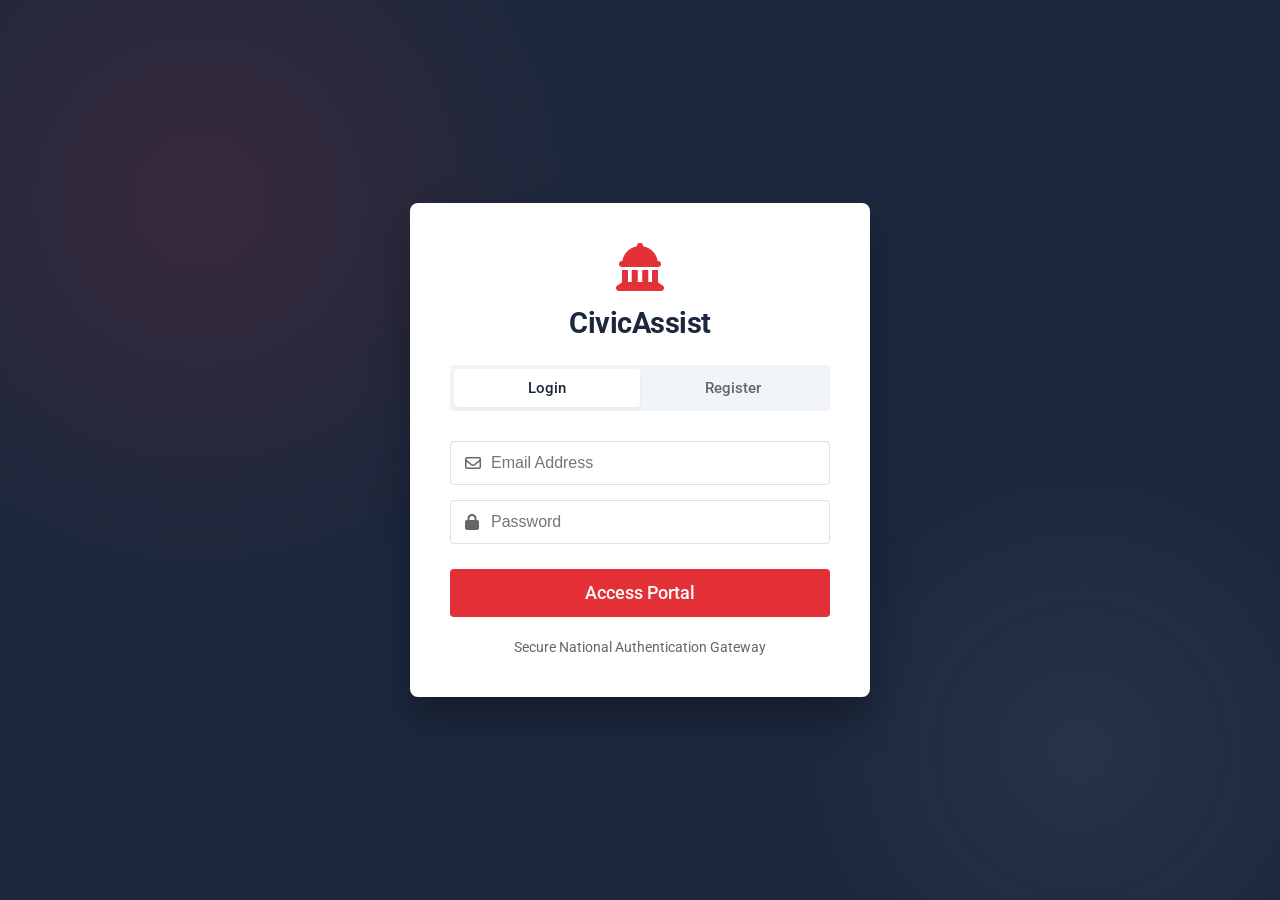
<file: index.html>
<!DOCTYPE html>
<html lang="en">
<head>
    <meta charset="UTF-8">
    <meta name="viewport" content="width=device-width, initial-scale=1.0">
    <title>CivicAssist | National AI Portal</title>
    <!-- Modern Typography fitting the official look -->
    <link href="https://fonts.googleapis.com/css2?family=Roboto:wght@300;400;500;700&display=swap" rel="stylesheet">
    <link rel="stylesheet" href="css/styles.css">
    <!-- Font Awesome for icons -->
    <link rel="stylesheet" href="https://cdnjs.cloudflare.com/ajax/libs/font-awesome/6.4.0/css/all.min.css">
</head>
<body>
    <!-- Top Bar (Accessibility & Links) -->
    <div class="top-bar">
        <div class="container top-bar-inner">
            <div class="tb-left" style="display: flex; align-items: center; gap: 15px;">
                <a href="#main-content">Skip to main content</a>
                
                <!-- User Profile Dropdown -->
                <div class="user-profile-dropdown" style="position: relative;">
                    <button class="btn-outline" onclick="toggleUserProfile()" style="padding: 2px 8px; font-size: 0.8rem; display: flex; align-items: center; gap: 5px; border-color: rgba(255,255,255,0.3); color: white; background: transparent; cursor: pointer; border-radius: 4px;">
                        <i class="fa-solid fa-user-circle"></i> User Details <i class="fa-solid fa-chevron-down" style="font-size: 0.6rem;"></i>
                    </button>
                    <!-- Dropdown Menu -->
                    <div id="user-profile-menu" class="glass-panel" style="display: none; position: absolute; top: calc(100% + 5px); left: 0; padding: 15px; min-width: 250px; z-index: 1000; border-radius: 8px; color: var(--text-dark); text-align: left; box-shadow: 0 10px 25px rgba(0,0,0,0.5); background: white;">
                        <h4 style="margin: 0 0 10px 0; color: var(--primary-red); border-bottom: 2px solid #eee; padding-bottom: 8px; font-size: 1rem;"><i class="fa-solid fa-id-badge"></i> CivicAssist Profile</h4>
                        <div style="font-size: 0.9rem; line-height: 1.6;">
                            <p style="margin: 5px 0;"><strong>Name:</strong> <span id="profile-name"></span></p>
                            <p style="margin: 5px 0;"><strong>Email:</strong> <span id="profile-email"></span></p>
                            <p style="margin: 5px 0;"><strong>Mobile:</strong> <span id="profile-phone"></span></p>
                        </div>
                    </div>
                </div>
            </div>
            <div class="tb-right">
                <a href="#" title="Calendar"><i class="fa-regular fa-calendar-days"></i></a>
                <a href="#" title="Accessibility"><i class="fa-solid fa-universal-access"></i></a>
                <a href="#" title="Language"><i class="fa-solid fa-language"></i></a>
                <a href="#" onclick="logoutUser(); return false;" title="Logout" style="margin-left: 10px; color: #ffcccc;"><i class="fa-solid fa-right-from-bracket"></i> Logout</a>
                <div class="flag-icon"></div>
            </div>
        </div>
    </div>

    <!-- Hero Section with Dark Blue Background -->
    <header class="hero">
        <div class="hero-overlay"></div>
        <div class="container hero-content">
            
            <div class="hero-emblem">
                <i class="fa-solid fa-landmark-dome"></i>
            </div>
            
            <div class="hero-titles">
                <div class="hero-logo-line">
                    <h1>civicassist.gov.in</h1>
                    <span class="beta-tag">BETA</span>
                </div>
                <h2>National AI Guide for Citizens</h2>
                <p>Where Government Documentation and AI Convergence</p>
            </div>

            <div class="search-container">
                <div class="search-box">
                    <i class="fa-solid fa-magnifying-glass text-muted"></i>
                    <input type="text" id="ai-search-input" placeholder="Search for PF withdrawal, Passport status, Tax queries..." autocomplete="off">
                    
                    <!-- Hidden file input for Notice Upload -->
                    <input type="file" id="notice-upload-input" style="display: none;" accept=".pdf,.png,.jpg,.jpeg,.txt" onchange="handleNoticeUpload(this)">
                    
                    <button class="notice-upload-btn" onclick="triggerNoticeUpload()" title="Upload Tax/Govt Notice" style="background: var(--accent-purple, #6f42c1); color: white; border-radius: 50%; width: 40px; height: 40px; min-width: 40px; display: flex; align-items: center; justify-content: center; margin: 0 10px; cursor: pointer; border: none; z-index: 5;">
                        <i class="fa-solid fa-file-upload"></i>
                    </button>

                    <div class="category-dropdown">
                        All Categories <i class="fa-solid fa-chevron-down"></i>
                    </div>
                    <button class="btn-search" onclick="handleSearch()">Get Guidance</button>
                </div>
            </div>

            <div class="trending-searches">
                <span class="trending-label">Trending Searches :</span>
                <button class="chip" onclick="executeQuickQuery('Link Aadhaar to UAN')">Link Aadhaar to UAN</button>
                <button class="chip" onclick="executeQuickQuery('Passport Delay')">Passport Delay</button>
                <button class="chip" onclick="executeQuickQuery('Upload PF Rejection Notice')">Upload PF Rejection Notice</button>
            </div>
        </div>
    </header>

    <!-- Services Section (Red block on left, Services on right) -->
    <section class="services-section" id="main-content">
        <div class="container services-wrapper">
            
            <!-- Red Block -->
            <div class="services-red-block">
                <h2>CivicAssist Services</h2>
                <div class="stats-grid">
                    <div class="stat-item">
                        <i class="fa-solid fa-robot"></i>
                        <span class="stat-number">24/7</span>
                        <span class="stat-label">AI GUIDANCE</span>
                    </div>
                    <div class="stat-item">
                        <i class="fa-solid fa-file-invoice"></i>
                        <span class="stat-number">Fast</span>
                        <span class="stat-label">OCR SCANNING</span>
                    </div>
                    <div class="stat-item">
                        <i class="fa-solid fa-shoe-prints"></i>
                        <span class="stat-number">Clear</span>
                        <span class="stat-label">NEXT STEPS</span>
                    </div>
                    <div class="stat-item">
                        <i class="fa-solid fa-list-check"></i>
                        <span class="stat-number">3</span>
                        <span class="stat-label">CORE SECTORS</span>
                    </div>
                </div>
                <div class="red-block-footer">
                    <span>Avail AI Guidance & Save time</span>
                    <button class="btn-view-all">View All</button>
                </div>
            </div>

            <!-- Service Cards -->
            <div class="services-carousel">
                <!-- EPFO Card -->
                <div class="service-card" onclick="openServiceModal('EPFO')">
                    <div class="service-img epfo-bg">
                        <i class="fa-solid fa-piggy-bank"></i>
                    </div>
                    <div class="service-content">
                        <h3>EPFO Services</h3>
                        <p>PF withdrawal, UAN activation, Claims, Pensions...</p>
                    </div>
                </div>

                <!-- Passport Card -->
                <div class="service-card" onclick="openServiceModal('Passport')">
                    <div class="service-img passport-bg">
                        <i class="fa-solid fa-passport"></i>
                    </div>
                    <div class="service-content">
                        <h3>Passport Seva</h3>
                        <p>New applications, renewals, tatkaal, and delay resolution...</p>
                    </div>
                </div>

                <!-- Income Tax Card -->
                <div class="service-card" onclick="openServiceModal('Income Tax')">
                    <div class="service-img tax-bg">
                        <i class="fa-solid fa-file-invoice-dollar"></i>
                    </div>
                    <div class="service-content">
                        <h3>Income Tax</h3>
                        <p>Notice explanations, basic filing guidance, and refunds...</p>
                    </div>
                </div>
            </div>
            
        </div>
    </section>

    <!-- Features section moved to JS template -->

    <!-- Simulated Output / Response Modal Overlay -->
    <div id="ai-response-modal" class="modal-overlay">
        <div class="modal-content">
            <button class="close-modal" onclick="closeModal()"><i class="fa-solid fa-xmark"></i></button>
            <div class="modal-header">
                <h3><i class="fa-solid fa-robot" style="color: var(--primary-red);"></i> AI Guidance Response</h3>
            </div>
            <div id="ai-response-body" class="modal-body">
                <!-- Content gets injected via JS -->
            </div>
            <div class="modal-actions">
                <button class="btn-outline" onclick="closeModal()">Close</button>
                <button class="btn-primary">Take Action</button>
            </div>
        </div>
    </div>

    <!-- Minimal Footer to match style -->
    <div class="bottom-branding">
        <div class="container text-center">
            <p>CivicAssist Hackathon Project - Inspired by india.gov.in</p>
        </div>
    </div>

    <!-- Hidden Template for EPFO Modal Grid -->
    <template id="epfo-features-template">
        <div class="custom-modal-grid">
            <h3 style="margin-bottom: 20px; color: var(--primary-red); border-bottom: 2px solid var(--border-color); padding-bottom: 10px;">EPFO Section Details</h3>
            <div class="categories-grid" style="grid-template-columns: repeat(2, 1fr);">
                <!-- Feature 1 -->
                <div class="category-card" onclick="executeQuickQuery('How to withdraw PF?')">
                    <div class="cat-icon-box"><i class="fa-solid fa-clipboard-question"></i></div>
                    <div class="cat-content"><h4>General Queries (AI Chat)</h4><p>Ask questions like "How to withdraw PF?" or "How to activate UAN?" in simple terms.</p></div>
                </div>

                <!-- Feature 2 -->
                <div class="category-card" onclick="executeQuickQuery('Help me fill out my PF form')">
                    <div class="cat-icon-box" style="background-color:#ffd700; color:#333;"><i class="fa-solid fa-wand-magic-sparkles"></i></div>
                    <div class="cat-content"><h4>Smart Form Filling</h4><p>AI helps you format data correctly to reduce rejections caused by incorrect form formats.</p></div>
                </div>

                <!-- Feature 3 -->
                <div class="category-card" onclick="openPFWithdrawalModes()">
                    <div class="cat-icon-box"><i class="fa-solid fa-money-bill-transfer"></i></div>
                    <div class="cat-content"><h4>PF Withdrawal</h4><p>Step-by-step guidance, required forms (Form 19/31), and eligibility explanations.</p></div>
                </div>

                <!-- Feature 4 -->
                <div class="category-card" onclick="executeQuickQuery('How to transfer PF to new job?')">
                    <div class="cat-icon-box"><i class="fa-solid fa-random"></i></div>
                    <div class="cat-content"><h4>PF Transfer</h4><p>Learn the process, required steps, and track your transfer requests when changing jobs.</p></div>
                </div>
                
                <!-- Feature 5 -->
                <div class="category-card" onclick="executeQuickQuery('What does Pending employer approval mean?')">
                    <div class="cat-icon-box"><i class="fa-solid fa-comment-dots"></i></div>
                    <div class="cat-content"><h4>Claim Status Explanation</h4><p>Our AI explains confusing claim status messages like "Claim settled" or "Rejected".</p></div>
                </div>

                <!-- Feature 6 -->
                <div class="category-card" onclick="executeQuickQuery('Upload PF Rejection Notice')">
                    <div class="cat-icon-box"><i class="fa-solid fa-magnifying-glass-chart"></i></div>
                    <div class="cat-content"><h4>Claim Rejection Analysis</h4><p>Upload a PF rejection message. Our OCR AI explains the main issue and suggests next steps.</p></div>
                </div>

                <!-- Feature 7 -->
                <div class="category-card" onclick="executeQuickQuery('How to link Aadhaar to UAN')">
                    <div class="cat-icon-box"><i class="fa-solid fa-id-card"></i></div>
                    <div class="cat-content"><h4>UAN & KYC Help</h4><p>Get help with UAN activation, Aadhaar linking, PAN linking, and Bank KYC updates.</p></div>
                </div>

                <!-- Feature 8 -->
                <div class="category-card" onclick="executeQuickQuery('How to check PF balance')">
                    <div class="cat-icon-box"><i class="fa-solid fa-book"></i></div>
                    <div class="cat-content"><h4>PF Balance & Passbook Help</h4><p>Learn how to check your PF balance, download passbooks, and what entries mean.</p></div>
                </div>

                <!-- Feature 9 -->
                <div class="category-card" onclick="executeQuickQuery('Employer is not depositing PF')">
                    <div class="cat-icon-box"><i class="fa-solid fa-building-user"></i></div>
                    <div class="cat-content"><h4>Employer Issues</h4><p>Guidance for employer not depositing PF, incorrect contributions, or related issues.</p></div>
                </div>

                <!-- Feature 10 -->
                <div class="category-card" onclick="executeQuickQuery('What is EPS pension eligibility?')">
                    <div class="cat-icon-box"><i class="fa-solid fa-hand-holding-dollar"></i></div>
                    <div class="cat-content"><h4>Pension Information</h4><p>Learn about pension eligibility, EPS withdrawal, and the pension claim process.</p></div>
                </div>

                <!-- Feature 11 -->
                <div class="category-card" onclick="executeQuickQuery('Passport Delay')">
                    <div class="cat-icon-box"><i class="fa-solid fa-stopwatch"></i></div>
                    <div class="cat-content"><h4>Delay Detection</h4><p>Input your timeline to see if your application is stuck, and learn how to raise grievances.</p></div>
                </div>

                <!-- Feature 12 -->
                <div class="category-card" onclick="executeQuickQuery('Generate a grievance letter for PF claim rejection')">
                    <div class="cat-icon-box" style="background-color:#dc3545;"><i class="fa-solid fa-file-signature"></i></div>
                    <div class="cat-content"><h4>Grievance Generator</h4><p>Explain your issue and our AI generates a proper complaint letter for the grievance portal.</p></div>
                </div>
            </div>
        </div>
    </template>
    
    <!-- PF Withdrawal Mode Selection Template -->
    <template id="pf-withdrawal-modes-template">
        <div class="pf-modes-container" style="padding: 10px;">
            <h3 style="margin-bottom: 20px; color: var(--primary-red); border-bottom: 2px solid var(--border-color); padding-bottom: 10px;">
                <i class="fa-solid fa-money-bill-transfer"></i> PF Withdrawal Options
            </h3>
            <p style="margin-bottom: 25px; color: var(--text-muted);">Choose how you would like to proceed with your PF withdrawal claim.</p>
            
            <div style="display: grid; grid-template-columns: 1fr 1fr; gap: 20px;">
                <!-- Option 1: Verification -->
                <div class="category-card" onclick="renderPFVerificationView()" style="flex-direction: column; text-align: center; align-items: center; padding: 30px; border: 2px solid #e0e0e0; transition: all 0.3s; height: 100%;">
                    <div class="cat-icon-box" style="margin-bottom: 15px; width: 70px; height: 70px; font-size: 2.22rem; background: #00b074;">
                        <i class="fa-solid fa-user-check"></i>
                    </div>
                    <h4>Verify My Details</h4>
                    <p style="font-size: 0.85rem; margin-top: 10px;">Check if your EPFO data matches your Aadhaar/PAN to avoid rejections.</p>
                    <button class="btn-primary" style="margin-top: 20px; width: 100%; pointer-events: none;">Start Verification</button>
                </div>

                <!-- Option 2: Guidance -->
                <div class="category-card" onclick="renderPFGuidanceView()" style="flex-direction: column; text-align: center; align-items: center; padding: 30px; border: 2px solid #e0e0e0; transition: all 0.3s; height: 100%;">
                    <div class="cat-icon-box" style="margin-bottom: 15px; width: 70px; height: 70px; font-size: 2.22rem; background: var(--accent-purple);">
                        <i class="fa-solid fa-map-location-dot"></i>
                    </div>
                    <h4>Guidance Mode</h4>
                    <p style="font-size: 0.85rem; margin-top: 10px;">New to PF withdrawal? Get a step-by-step roadmap and personalized tips.</p>
                    <button class="btn-primary" style="margin-top: 20px; width: 100%; background: var(--accent-purple); pointer-events: none;">Get Roadmap</button>
                </div>
            </div>
        </div>
    </template>

    <!-- PF Verification View Template -->
    <template id="pf-verification-template">
        <div class="verification-view" style="padding: 10px;">
             <h3 style="margin-bottom: 20px; color: var(--primary-red); border-bottom: 2px solid var(--border-color); padding-bottom: 10px;">
                <i class="fa-solid fa-user-check"></i> Claim Verification
            </h3>
            <div class="glass-panel" style="padding: 20px; border-radius: 8px; border: 1px solid var(--border-color); background: #f8f9fa;">
                <p style="margin-bottom: 20px;">Upload a screenshot of your <strong>EPFO Member Passbook</strong> (profile page) to verify your name and DOB against your govt documents.</p>
                
                <div id="passbook-drop-zone" style="border: 2px dashed var(--border-color); padding: 40px; text-align: center; border-radius: 8px; cursor: pointer; transition: all 0.2s;" onclick="document.getElementById('passbook-file-input').click()">
                    <i class="fa-solid fa-cloud-arrow-up" style="font-size: 3rem; color: var(--text-muted); margin-bottom: 15px;"></i>
                    <h4>Click or Drag Passbook Screenshot</h4>
                    <p style="color: var(--text-muted); font-size: 0.9rem;">Supports PNG, JPG (Max 5MB)</p>
                    <input type="file" id="passbook-file-input" style="display: none;" accept="image/*" onchange="handlePassbookUpload(this)">
                </div>
            </div>
            
            <div id="verification-result-container" style="margin-top: 25px;">
                <!-- Result will be injected here -->
            </div>
        </div>
    </template>
        <div class="container text-center">
            <p>CivicAssist Hackathon Project - Inspired by india.gov.in</p>
        </div>
    </div>

    <script src="js/app.js"></script>
</body>
</html>
</file>
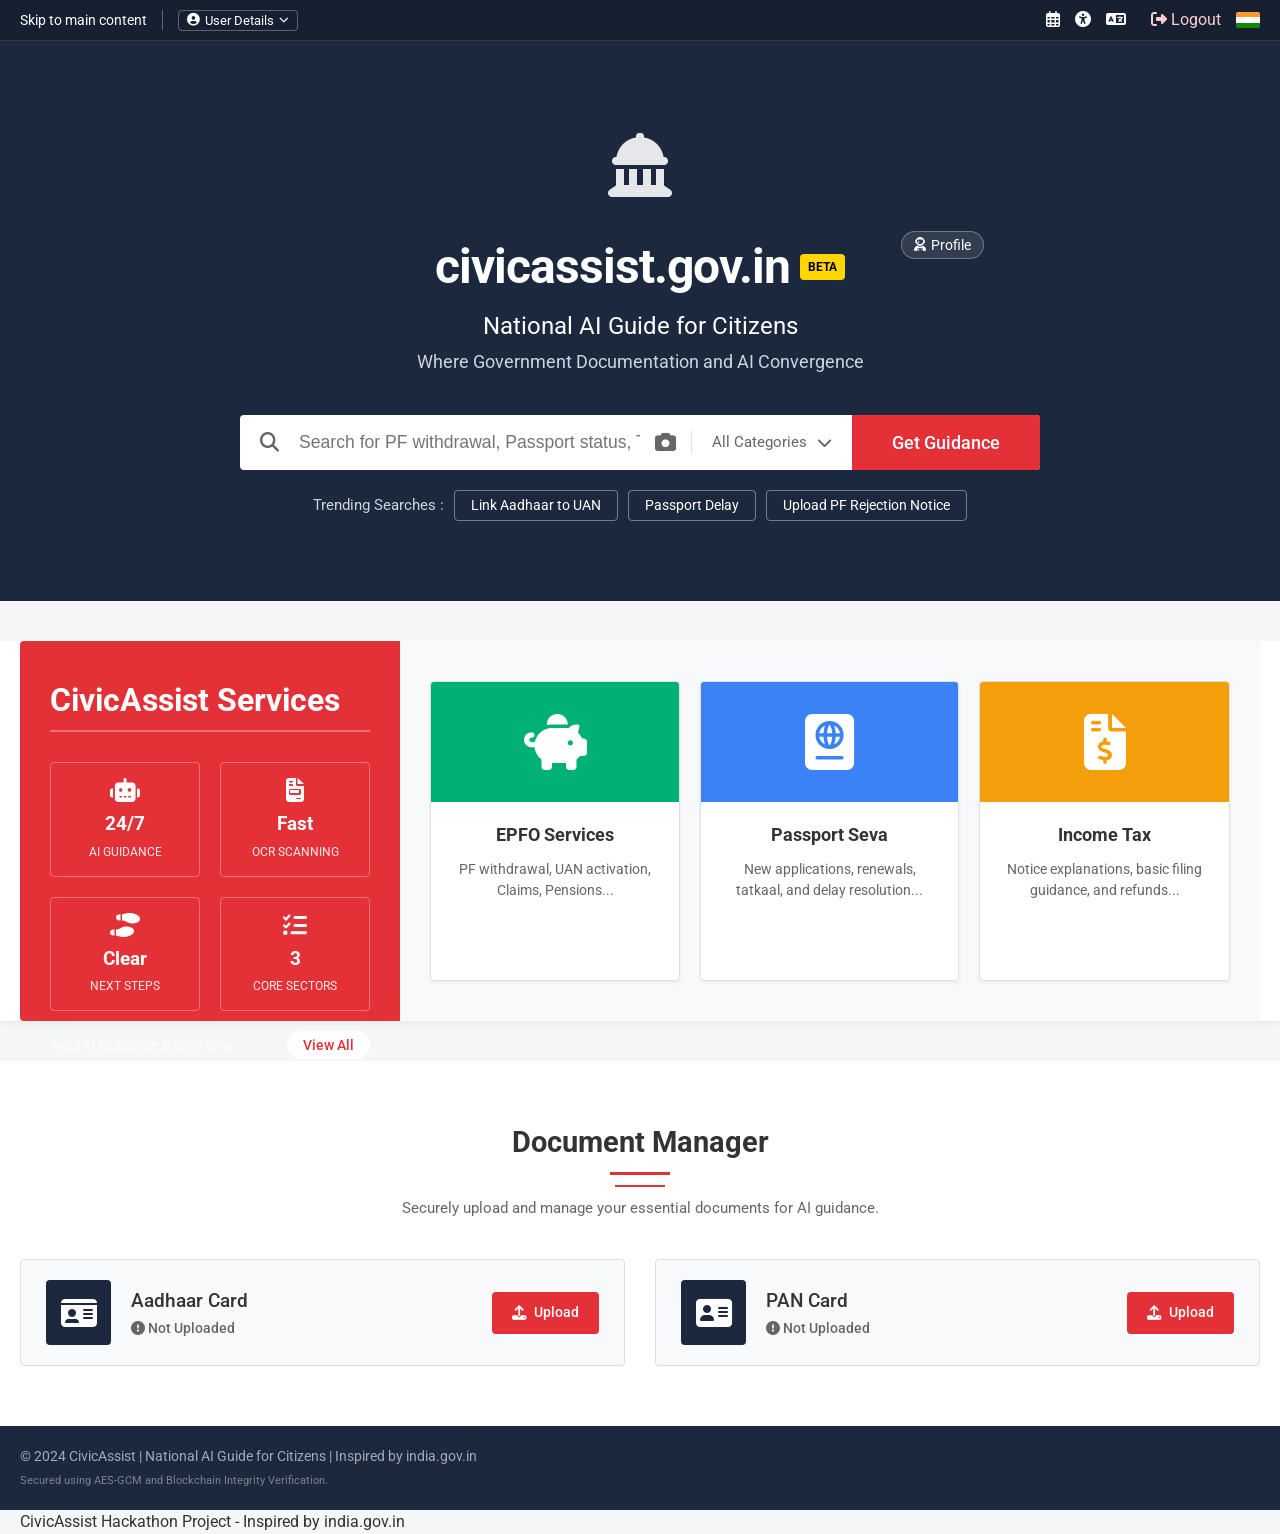
<file: frontend/index.html>
<!DOCTYPE html>
<html lang="en">

<head>
    <meta charset="UTF-8">
    <meta name="viewport" content="width=device-width, initial-scale=1.0">
    <title>CivicAssist | National AI Portal</title>
    <!-- Modern Typography fitting the official look -->
    <link href="https://fonts.googleapis.com/css2?family=Roboto:wght@300;400;500;700&display=swap" rel="stylesheet">
    <link rel="stylesheet" href="css/styles.css">
    <!-- Font Awesome for icons -->
    <link rel="stylesheet" href="https://cdnjs.cloudflare.com/ajax/libs/font-awesome/6.4.0/css/all.min.css">
</head>

<body>
    <!-- Top Bar (Accessibility & Links) -->
    <div class="top-bar">
        <div class="container top-bar-inner">
            <div class="tb-left" style="display: flex; align-items: center; gap: 15px;">
                <a href="#main-content">Skip to main content</a>

                <!-- User Profile Dropdown -->
                <div class="user-profile-dropdown" style="position: relative;">
                    <button class="btn-outline" onclick="toggleUserProfile()"
                        style="padding: 2px 8px; font-size: 0.8rem; display: flex; align-items: center; gap: 5px; border-color: rgba(255,255,255,0.3); color: white; background: transparent; cursor: pointer; border-radius: 4px;">
                        <i class="fa-solid fa-user-circle"></i> User Details <i class="fa-solid fa-chevron-down"
                            style="font-size: 0.6rem;"></i>
                    </button>
                    <!-- Dropdown Menu -->
                    <div id="user-profile-menu" class="glass-panel"
                        style="display: none; position: absolute; top: calc(100% + 5px); left: 0; padding: 15px; min-width: 250px; z-index: 1000; border-radius: 8px; color: var(--text-dark); text-align: left; box-shadow: 0 10px 25px rgba(0,0,0,0.5); background: white;">
                        <h4
                            style="margin: 0 0 10px 0; color: var(--primary-red); border-bottom: 2px solid #eee; padding-bottom: 8px; font-size: 1rem;">
                            <i class="fa-solid fa-id-badge"></i> CivicAssist Profile
                        </h4>
                        <div style="font-size: 0.9rem; line-height: 1.6;">
                            <p style="margin: 5px 0;"><strong>Name:</strong> <span id="profile-name"></span></p>
                            <p style="margin: 5px 0;"><strong>Email:</strong> <span id="profile-email"></span></p>
                            <p style="margin: 5px 0;"><strong>Mobile:</strong> <span id="profile-phone"></span></p>
                        </div>
                    </div>
                </div>
            </div>
            <div class="tb-right">
                <a href="#" title="Calendar"><i class="fa-regular fa-calendar-days"></i></a>
                <a href="#" title="Accessibility"><i class="fa-solid fa-universal-access"></i></a>
                <a href="#" title="Language"><i class="fa-solid fa-language"></i></a>
                <a href="#" onclick="logoutUser(); return false;" title="Logout"
                    style="margin-left: 10px; color: #ffcccc;"><i class="fa-solid fa-right-from-bracket"></i> Logout</a>
                <div class="flag-icon"></div>
            </div>
        </div>
    </div>

    <!-- Hero Section with Dark Blue Background -->
    <header class="hero">
        <div class="hero-overlay"></div>
        <div class="container hero-content">

            <div class="hero-emblem">
                <i class="fa-solid fa-landmark-dome"></i>
            </div>

            <div class="hero-titles">
                <div class="hero-logo-line" style="position: relative;">
                    <h1>civicassist.gov.in</h1>
                    <span class="beta-tag">BETA</span>
                    <button class="btn-profile-badge" onclick="openTaxProfileModal()" style="position: absolute; right: -120px; top: 0; background: rgba(255,255,255,0.1); border: 1px solid rgba(255,255,255,0.3); color: white; padding: 5px 12px; border-radius: 20px; font-size: 0.85rem; cursor: pointer; display: flex; align-items: center; gap: 5px; transition: all 0.2s;">
                        <i class="fa-solid fa-user-astronaut"></i> Profile
                    </button>
                </div>
                <h2>National AI Guide for Citizens</h2>
                <p>Where Government Documentation and AI Convergence</p>
            </div>

            <div class="search-container">
                <div class="search-box">
                    <i class="fa-solid fa-magnifying-glass text-muted"></i>
                    <input type="text" id="ai-search-input"
                        placeholder="Search for PF withdrawal, Passport status, Tax queries..." autocomplete="off">
                    
                    <button class="btn-scan" onclick="openUniversalNoticeExplainer()" title="Upload & Scan Official Notice">
                        <i class="fa-solid fa-camera"></i>
                    </button>

                    <div class="category-dropdown">
                        All Categories <i class="fa-solid fa-chevron-down"></i>
                    </div>
                    <button class="btn-search" onclick="handleSearch()">Get Guidance</button>
                </div>
            </div>

            <div class="trending-searches">
                <span class="trending-label">Trending Searches :</span>
                <button class="chip" onclick="executeQuickQuery('Link Aadhaar to UAN')">Link Aadhaar to UAN</button>
                <button class="chip" onclick="executeQuickQuery('Passport Delay')">Passport Delay</button>
                <button class="chip" onclick="executeQuickQuery('Upload PF Rejection Notice')">Upload PF Rejection
                    Notice</button>
            </div>
        </div>
    </header>

    <!-- Services Section (Red block on left, Services on right) -->
    <section class="services-section" id="main-content">
        <div class="container services-wrapper">

            <!-- Red Block -->
            <div class="services-red-block">
                <h2>CivicAssist Services</h2>
                <div class="stats-grid">
                    <div class="stat-item">
                        <i class="fa-solid fa-robot"></i>
                        <span class="stat-number">24/7</span>
                        <span class="stat-label">AI GUIDANCE</span>
                    </div>
                    <div class="stat-item">
                        <i class="fa-solid fa-file-invoice"></i>
                        <span class="stat-number">Fast</span>
                        <span class="stat-label">OCR SCANNING</span>
                    </div>
                    <div class="stat-item">
                        <i class="fa-solid fa-shoe-prints"></i>
                        <span class="stat-number">Clear</span>
                        <span class="stat-label">NEXT STEPS</span>
                    </div>
                    <div class="stat-item">
                        <i class="fa-solid fa-list-check"></i>
                        <span class="stat-number">3</span>
                        <span class="stat-label">CORE SECTORS</span>
                    </div>
                </div>
                <div class="red-block-footer">
                    <span>Avail AI Guidance & Save time</span>
                    <button class="btn-view-all">View All</button>
                </div>
            </div>

            <!-- Service Cards -->
            <div class="services-carousel">
                <!-- EPFO Card -->
                <div class="service-card" onclick="openServiceModal('EPFO')">
                    <div class="service-img epfo-bg">
                        <i class="fa-solid fa-piggy-bank"></i>
                    </div>
                    <div class="service-content">
                        <h3>EPFO Services</h3>
                        <p>PF withdrawal, UAN activation, Claims, Pensions...</p>
                    </div>
                </div>

                <!-- Passport Card -->
                <div class="service-card" onclick="openServiceModal('Passport')">
                    <div class="service-img passport-bg">
                        <i class="fa-solid fa-passport"></i>
                    </div>
                    <div class="service-content">
                        <h3>Passport Seva</h3>
                        <p>New applications, renewals, tatkaal, and delay resolution...</p>
                    </div>
                </div>

                <!-- Income Tax Card -->
                <div class="service-card" onclick="window.location.href='income_tax.html'">
                    <div class="service-img tax-bg">
                        <i class="fa-solid fa-file-invoice-dollar"></i>
                    </div>
                    <div class="service-content">
                        <h3>Income Tax</h3>
                        <p>Notice explanations, basic filing guidance, and refunds...</p>
                    </div>
                </div>
            </div>

        </div>
    </section>

    <!-- Document Manager Section -->
    <section class="document-manager-section" id="document-manager">
        <div class="container">
            <div class="section-title-wrapper">
                <h2 class="section-title">Document Manager</h2>
                <div style="height: 2px; width: 50px; background: var(--primary-red); margin: 10px auto;"></div>
                <p style="color: var(--text-muted); font-size: 0.95rem; margin-top: 5px;">Securely upload and manage your essential documents for AI guidance.</p>
            </div>

            <div class="doc-manager-grid" id="doc-list-container">
                <!-- Aadhaar Card -->
                <div class="doc-card" id="doc-card-aadhaar">
                    <div class="doc-icon"><i class="fa-solid fa-id-card"></i></div>
                    <div class="doc-info">
                        <h3>Aadhaar Card</h3>
                        <p class="doc-status" id="status-aadhaar">
                            <i class="fa-solid fa-circle-exclamation"></i> Not Uploaded
                        </p>
                    </div>
                    <div class="doc-action" id="action-aadhaar">
                         <div class="doc-actions-row">
                            <label class="btn-upload">
                                <i class="fa-solid fa-upload"></i> Upload
                                <input type="file" onchange="uploadDocument('aadhaar', this)" accept=".pdf,.png,.jpg,.jpeg" style="display:none;">
                            </label>
                         </div>
                    </div>
                </div>

                <!-- PAN Card -->
                <div class="doc-card" id="doc-card-pan">
                    <div class="doc-icon"><i class="fa-solid fa-address-card"></i></div>
                    <div class="doc-info">
                        <h3>PAN Card</h3>
                        <p class="doc-status" id="status-pan">
                            <i class="fa-solid fa-circle-exclamation"></i> Not Uploaded
                        </p>
                    </div>
                    <div class="doc-action" id="action-pan">
                        <div class="doc-actions-row">
                            <label class="btn-upload">
                                <i class="fa-solid fa-upload"></i> Upload
                                <input type="file" onchange="uploadDocument('pan', this)" accept=".pdf,.png,.jpg,.jpeg" style="display:none;">
                            </label>
                        </div>
                    </div>
                </div>
            </div>
        </div>
    </section>

    <!-- Features section moved to JS template -->

    <!-- Citizen Profile Modal -->
    <div class="modal modal-overlay" id="tax-profile-modal">
        <div class="modal-content" style="max-width: 450px; text-align: left; background: #fff; padding: 30px; border-radius: 12px;">
            <span class="close-btn" onclick="closeTaxProfileModal()">&times;</span>
            <h2 style="color: var(--primary-dark); margin-bottom: 5px; font-size: 1.4rem;">
                <i class="fa-solid fa-id-card-clip" style="color: var(--primary-red);"></i> AI Profile Memory
            </h2>
            <p style="font-size: 0.85rem; color: #666; margin-bottom: 20px;">
                Help CivicAssist personalize your guidance. <strong style="color: var(--primary-red);">We do not store PAN, Aadhaar, or Bank data.</strong> Profile is 100% optional.
            </p>

            <form id="taxProfileForm" onsubmit="event.preventDefault(); saveTaxProfile();">
                <div class="form-group" style="margin-bottom: 15px;">
                    <label style="display: block; font-size: 0.9rem; margin-bottom: 5px; font-weight: 500;">Employment Type</label>
                    <select id="profile_employment_type" class="form-control" style="width: 100%; padding: 10px; border: 1px solid #ccc; border-radius: 5px;">
                        <option value="">Select (Optional)</option>
                        <option value="salaried">Salaried</option>
                        <option value="business">Business / Professional</option>
                        <option value="freelancer">Freelancer</option>
                        <option value="unemployed">Unemployed / Student</option>
                    </select>
                </div>

                <div class="form-group" style="margin-bottom: 15px; display: flex; align-items: center; gap: 10px;">
                    <input type="checkbox" id="profile_preview_memory" style="width: auto; transform: scale(1.2);">
                    <label for="profile_preview_memory" style="font-size: 0.9rem; font-weight: 500; cursor: pointer;">Preview Profile Memory</label>
                </div>

                <div class="form-group" style="margin-bottom: 15px;">
                    <label style="display: block; font-size: 0.9rem; margin-bottom: 5px; font-weight: 500;">Salary Range</label>
                    <select id="profile_salary_range" class="form-control" style="width: 100%; padding: 10px; border: 1px solid #ccc; border-radius: 5px;">
                        <option value="">Select (Optional)</option>
                        <option value="0-5L">0 - 5 Lakhs</option>
                        <option value="5-10L">5 - 10 Lakhs</option>
                        <option value="10-20L">10 - 20 Lakhs</option>
                        <option value="20L+">Above 20 Lakhs</option>
                    </select>
                </div>

                <div class="form-group" style="margin-bottom: 15px; display: flex; align-items: center; gap: 10px;">
                    <input type="checkbox" id="profile_senior_citizen" style="width: auto; transform: scale(1.2);">
                    <label for="profile_senior_citizen" style="font-size: 0.9rem; font-weight: 500; cursor: pointer;">I am a Senior Citizen (60+ years)</label>
                </div>

                <div class="form-group" style="margin-bottom: 25px; display: flex; align-items: center; gap: 10px;">
                    <input type="checkbox" id="profile_itr_filed" style="width: auto; transform: scale(1.2);">
                    <label for="profile_itr_filed" style="font-size: 0.9rem; font-weight: 500; cursor: pointer;">Filed ITR Last Year?</label>
                </div>

                <div id="profile-summary-view" style="display:none; background: #f0fdf4; border: 1px solid #bcf0da; padding: 12px; border-radius: 8px; margin-bottom: 20px;">
                    <h4 style="color: #046c4e; font-size: 0.85rem; margin-bottom: 5px;"><i class="fa-solid fa-brain"></i> Active Memory:</h4>
                    <p id="profile-summary-text" style="font-size: 0.8rem; color: #03543f; margin: 0; line-height: 1.4;"></p>
                </div>

                <div style="display: flex; gap: 10px; justify-content: space-between;">
                    <button type="button" class="btn-sm" onclick="deleteTaxProfile()" style="background: transparent; border: 1px solid #ccc; color: #666; padding: 10px 15px; border-radius: 5px; cursor: pointer;">
                        Delete Profile
                    </button>
                    <button type="submit" class="btn btn-primary" style="background: var(--primary-red); color: white; padding: 10px 20px; border: none; border-radius: 5px; cursor: pointer; font-weight: bold;">
                        Save Context
                    </button>
                </div>
            </form>
        </div>
    </div>

    <!-- AI Universal Explainer Modal (Already existing) -->
    <div id="ai-response-modal" class="modal-overlay">
        <div class="modal-content">
            <button class="close-modal" onclick="closeModal()"><i class="fa-solid fa-xmark"></i></button>
            <div class="modal-header">
                <h3><i class="fa-solid fa-robot" style="color: var(--primary-red);"></i> AI Guidance Response</h3>
            </div>
            <div id="ai-response-body" class="modal-body">
                <!-- Content gets injected via JS -->
            </div>
            <div class="modal-actions">
                <button class="btn-outline" onclick="closeModal()">Close</button>
            </div>
        </div>
    </div>

    <!-- Minimal Footer to match style -->
    <footer class="bottom-branding">
        <div class="container text-center">
            <p>&copy; 2024 CivicAssist | National AI Guide for Citizens | Inspired by india.gov.in</p>
            <p style="font-size: 0.7rem; margin-top: 5px; opacity: 0.7;">Secured using AES-GCM and Blockchain Integrity Verification.</p>
        </div>
    </footer>

    <!-- Hidden Template for EPFO Modal Grid -->
    <template id="epfo-features-template">
        <div class="custom-modal-grid">
            <h3
                style="margin-bottom: 20px; color: var(--primary-red); border-bottom: 2px solid var(--border-color); padding-bottom: 10px;">
                EPFO Section Details</h3>
            <div class="categories-grid" style="grid-template-columns: repeat(2, 1fr);">
                <!-- Feature 1 -->
                <div class="category-card" onclick="openGeneralQueriesUI()">
                    <div class="cat-icon-box"><i class="fa-solid fa-clipboard-question"></i></div>
                    <div class="cat-content">
                        <h4>General Queries (AI Chat)</h4>
                        <p>Ask custom questions about PF withdrawal, UAN activation, pensions, or any other topics.</p>
                    </div>
                </div>

                <!-- Feature 2 -->
                <div class="category-card" onclick="loadEPFOForms()">
                    <div class="cat-icon-box" style="background-color:#ffd700; color:#333;"><i
                            class="fa-solid fa-wand-magic-sparkles"></i></div>
                    <div class="cat-content">
                        <h4>Smart Form Filling</h4>
                        <p>AI helps you format data correctly to reduce rejections caused by incorrect form formats.</p>
                    </div>
                </div>

                <!-- Feature 3 -->
                <div class="category-card" onclick="showPFOptions()">
                    <div class="cat-icon-box"><i class="fa-solid fa-money-bill-transfer"></i></div>
                    <div class="cat-content">
                        <h4>PF Withdrawal</h4>
                        <p>Step-by-step guidance, required forms (Form 19/31), and eligibility explanations.</p>
                    </div>
                </div>

                <!-- Feature 4 -->
                <div class="category-card" onclick="executeQuickQuery('How to transfer PF to new job?')">
                    <div class="cat-icon-box"><i class="fa-solid fa-random"></i></div>
                    <div class="cat-content">
                        <h4>PF Transfer</h4>
                        <p>Learn the process, required steps, and track your transfer requests when changing jobs.</p>
                    </div>
                </div>

                <!-- Feature 5 -->
                <div class="category-card" onclick="executeQuickQuery('What does Pending employer approval mean?')">
                    <div class="cat-icon-box"><i class="fa-solid fa-comment-dots"></i></div>
                    <div class="cat-content">
                        <h4>Claim Status Explanation</h4>
                        <p>Our AI explains confusing claim status messages like "Claim settled" or "Rejected".</p>
                    </div>
                </div>

                <!-- Feature 6 -->
                <div class="category-card" onclick="openUniversalNoticeExplainer()">
                    <div class="cat-icon-box"><i class="fa-solid fa-magnifying-glass-chart"></i></div>
                    <div class="cat-content">
                        <h4>Claim Rejection Analysis</h4>
                        <p>Upload a PF rejection message. Our OCR AI explains the main issue and suggests next steps.</p>
                    </div>
                </div>

                <!-- Feature 7 -->
                <div class="category-card" onclick="executeQuickQuery('How to link Aadhaar to UAN')">
                    <div class="cat-icon-box"><i class="fa-solid fa-id-card"></i></div>
                    <div class="cat-content">
                        <h4>UAN & KYC Help</h4>
                        <p>Get help with UAN activation, Aadhaar linking, PAN linking, and Bank KYC updates.</p>
                    </div>
                </div>

                <!-- Feature 8 -->
                <div class="category-card" onclick="executeQuickQuery('How to check PF balance')">
                    <div class="cat-icon-box"><i class="fa-solid fa-book"></i></div>
                    <div class="cat-content">
                        <h4>PF Balance & Passbook Help</h4>
                        <p>Learn how to check your PF balance, download passbooks, and what entries mean.</p>
                    </div>
                </div>

                <!-- Feature 9 -->
                <div class="category-card" onclick="executeQuickQuery('Employer is not depositing PF')">
                    <div class="cat-icon-box"><i class="fa-solid fa-building-user"></i></div>
                    <div class="cat-content">
                        <h4>Employer Issues</h4>
                        <p>Guidance for employer not depositing PF, incorrect contributions, or related issues.</p>
                    </div>
                </div>

                <!-- Feature 10 -->
                <div class="category-card" onclick="executeQuickQuery('What is EPS pension eligibility?')">
                    <div class="cat-icon-box"><i class="fa-solid fa-hand-holding-dollar"></i></div>
                    <div class="cat-content">
                        <h4>Pension Information</h4>
                        <p>Learn about pension eligibility, EPS withdrawal, and the pension claim process.</p>
                    </div>
                </div>

                <!-- Feature 11 -->
                <div class="category-card" onclick="executeQuickQuery('Passport Delay')">
                    <div class="cat-icon-box"><i class="fa-solid fa-stopwatch"></i></div>
                    <div class="cat-content">
                        <h4>Delay Detection</h4>
                        <p>Input your timeline to see if your application is stuck, and learn how to raise grievances.
                        </p>
                    </div>
                </div>

                <!-- Feature 12 -->
                <div class="category-card" onclick="openGrievanceGenerator()">
                    <div class="cat-icon-box" style="background-color:#dc3545;"><i class="fa-solid fa-file-signature"></i></div>
                    <div class="cat-content">
                        <h4>Grievance Generator</h4>
                        <p>Explain your issue and our AI generates a proper complaint letter for the grievance portal.</p>
                    </div>
                </div>
            </div>
        </div>
    </template>
    <!-- Template for PF Withdrawal Options -->
    <template id="pf-options-template">
        <div class="pf-options-container">
            <div class="modal-back-nav" onclick="revertToEPFOGrid()">
                <i class="fa-solid fa-arrow-left"></i> Back to EPFO Services
            </div>
            <h3 class="sub-header">PF Withdrawal Modes</h3>
            <p class="sub-desc">Choose a mode based on your current progress in the PF claim process.</p>
            
            <div class="modes-grid">
                <div class="mode-card" onclick="showPFVerification()">
                    <div class="mode-icon"><i class="fa-solid fa-shield-check"></i></div>
                    <div class="mode-content">
                        <h4>Verification Mode</h4>
                        <p>For users who already filled the claim and want to verify details before submission.</p>
                        <span class="btn-sm">Open Verification</span>
                    </div>
                </div>
                <div class="mode-card" onclick="showPFGuidance()">
                    <div class="mode-icon"><i class="fa-solid fa-map-location-dot"></i></div>
                    <div class="mode-content">
                        <h4>Guidance Mode</h4>
                        <p>For users who have not filled the PF withdrawal form yet. We'll guide you step-by-step.</p>
                        <span class="btn-sm">Open Guidance</span>
                    </div>
                </div>
                <div class="mode-card" onclick="showPFProcessNavigator()">
                    <div class="mode-icon"><i class="fa-solid fa-diagram-next" style="color:var(--primary-red);"></i></div>
                    <div class="mode-content">
                        <h4>Process Navigator</h4>
                        <p>Visualize the entire PF claim lifecycle and understand dependencies between UAN, KYC, and Claims.</p>
                        <span class="btn-sm" style="background:var(--primary-red);">Map My Process</span>
                    </div>
                </div>
            </div>
        </div>
    </template>

    <!-- Template for PF Guidance Mode -->
    <template id="pf-guidance-template">
        <div class="pf-container">
            <div class="modal-back-nav" onclick="showPFOptions()">
                <i class="fa-solid fa-arrow-left"></i> Back to Modes
            </div>
            <h3 class="sub-header">PF Withdrawal Guidance</h3>
            
            <div class="user-info-card">
                <div class="info-row">
                    <span class="info-label">Name extracted from Aadhaar:</span>
                    <span class="info-value" id="pf-guidance-name">Loading...</span>
                </div>
                <div class="info-row">
                    <span class="info-label">DOB extracted from Aadhaar:</span>
                    <span class="info-value" id="pf-guidance-dob">Loading...</span>
                </div>
            </div>

            <div class="guidance-steps">
                <h4>Claim Submission Steps:</h4>
                <ol class="step-list">
                    <li><strong>Login:</strong> Go to EPFO UAN portal and login with your UAN and Password.</li>
                    <li><strong>Online Services:</strong> From the top menu, select 'Online Services'.</li>
                    <li><strong>Claim Selection:</strong> Select 'Claim (Form-19, 31, 10C & 10D)'.</li>
                    <li><strong>Aadhaar OTP:</strong> Enter the last 4 digits of your bank account and verify with Aadhaar OTP.</li>
                    <li><strong>Submit:</strong> Select the claim type and submit the request.</li>
                </ol>
                <div class="alert-info">
                    <i class="fa-solid fa-circle-info"></i>
                    <p>Tip: Ensure your bank account details and IFSC are correct in the KYC section before applying.</p>
                </div>
            </div>
        </div>
    </template>

    <!-- Template for Passport Seva Features -->
    <template id="passport-features-template">
        <div class="pf-container">
            <h3 class="sub-header">Passport Seva Assistant</h3>
            <p class="sub-desc">Comprehensive support for your passport journey.</p>
            
            <div class="dashboard-grid">
                <div class="dashboard-card" onclick="executeQuickQuery('How to apply for a new passport?')">
                    <i class="fa-solid fa-file-circle-plus"></i>
                    <h4>Apply New</h4>
                    <p>Document checklist & process guide</p>
                </div>
                <div class="dashboard-card" onclick="window.open('https://www.passportindia.gov.in/AppOnlineProject/statusTracker/trackStatusInpNew', '_blank')">
                    <i class="fa-solid fa-map-location-dot"></i>
                    <h4>Track Official</h4>
                    <p>Live status on Government portal</p>
                </div>
                <!-- Proactive Logic Card -->
                <div class="dashboard-card highlight" onclick="showPassportTracking()">
                    <i class="fa-solid fa-bell"></i>
                    <h4>Monitor Delay</h4>
                    <p>Proactive alerts & grievance support</p>
                </div>
                <div class="dashboard-card" onclick="openUniversalNoticeExplainer()">
                    <i class="fa-solid fa-camera"></i>
                    <h4>Scan Message</h4>
                    <p>Analyze SMS/Notice from Passport Seva</p>
                </div>
            </div>
            
            <div style="margin-top:20px; text-align:center;">
                <p style="font-size:0.8rem; color:#666;">Need something else? Ask below:</p>
                <div class="search-box glass-panel" style="margin-top: 10px; border: 1px solid var(--border-color); display: flex; padding: 5px; align-items: center; border-radius: 8px;">
                    <input type="text" id="passport-custom-query" placeholder="Ask about Tatkaal, Police verification, etc..." style="flex: 1; border: none; outline: none; padding: 10px; background: transparent;">
                    <button class="btn btn-gradient" onclick="executeQuickQuery(document.getElementById('passport-custom-query').value)" style="padding: 8px 16px; background-color: var(--primary-red); color: white; border: none; border-radius: 4px; cursor: pointer;">Ask AI</button>
                </div>
            </div>
        </div>
    </template>

    <!-- Template for Passport Delay Tracking -->
    <template id="passport-tracking-template">
        <div class="pf-container">
            <div class="modal-back-nav" onclick="openServiceModal('Passport')">
                <i class="fa-solid fa-arrow-left"></i> Back to Features
            </div>
            <h3 class="sub-header"><i class="fa-solid fa-clock-rotate-left"></i> Passport Timeline Monitor</h3>
            <p class="sub-desc">Enter your application details. CivicAssist will check daily and notify you if the processing time exceeds the standard SLA.</p>
            
            <div id="passport-track-form-container">
                <form id="passportTrackForm" onsubmit="event.preventDefault(); savePassportTracking();" style="background: #f8fafc; padding: 20px; border-radius: 12px; border: 1px solid #e2e8f0;">
                    <div style="display: grid; grid-template-columns: 1fr 1fr; gap: 15px;">
                        <div class="form-group">
                            <label style="display:block; font-size: 0.85rem; font-weight: 600; margin-bottom: 5px;">Application Date</label>
                            <input type="date" id="pass_app_date" required style="width:100%; padding:10px; border:1px solid #cbd5e1; border-radius:6px;">
                        </div>
                        <div class="form-group">
                            <label style="display:block; font-size: 0.85rem; font-weight: 600; margin-bottom: 5px;">Application Type</label>
                            <select id="pass_app_type" style="width:100%; padding:10px; border:1px solid #cbd5e1; border-radius:6px;">
                                <option value="Normal">Normal</option>
                                <option value="Tatkaal">Tatkaal</option>
                            </select>
                        </div>
                    </div>
                    
                    <div class="form-group" style="margin-top: 15px;">
                        <label style="display:block; font-size: 0.85rem; font-weight: 600; margin-bottom: 5px;">Police Verification Status</label>
                        <select id="pass_police_status" style="width:100%; padding:10px; border:1px solid #cbd5e1; border-radius:6px;">
                            <option value="Pending">Pending / Not yet initiated</option>
                            <option value="Completed">Completed / Report Submitted</option>
                        </select>
                    </div>

                    <p style="font-size:0.75rem; color:#666; margin-top:15px; background:#fff; padding:10px; border-radius:6px; border:1px solid #eee;">
                        <i class="fa-solid fa-shield-halved" style="color:var(--primary-red);"></i> 
                        <strong>Privacy Note:</strong> We only track your timeline based on these dates. We do not access your official application login or personal details.
                    </p>

                    <button type="submit" class="action-btn" style="width:100%; margin-top:20px; background:var(--primary-red); color:white; padding:12px; border:none; border-radius:6px; font-weight:bold; cursor:pointer;">
                        Start Proactive Monitoring
                    </button>
                </form>
            </div>

            <div id="passport-active-monitor" style="display:none; margin-top:20px;">
                <div style="background: white; border: 1px solid #e2e8f0; border-radius: 12px; padding: 25px; text-align: center; box-shadow: 0 4px 6px -1px rgba(0,0,0,0.1);">
                    <div id="passport-status-shield" style="font-size: 3rem; margin-bottom: 15px;">
                        <i class="fa-solid fa-shield-heart" style="color: #059669;"></i>
                    </div>
                    <h3 id="monitor-heading">Monitoring Active</h3>
                    <p id="monitor-days" style="font-size: 0.9rem; color: #666;"></p>
                    
                    <div id="delay-action-box" style="display:none; margin-top: 20px; background: #fff5f5; border: 1px solid #feb2b2; padding: 15px; border-radius: 8px; text-align: left;">
                        <h4 style="color: #c53030; margin-bottom: 10px;"><i class="fa-solid fa-triangle-exclamation"></i> Potential Delay Detected</h4>
                        <p style="font-size: 0.85rem; margin-bottom: 15px;">Your application has exceeded the standard SLA. You may want to escalate via official channels.</p>
                        <button class="btn btn-sm" onclick="generatePassportGrievance()" style="width:100%; background:#c53030; color:white; border:none; padding:10px; border-radius:4px; font-weight:600; cursor:pointer;">
                            <i class="fa-solid fa-wand-magic-sparkles"></i> Generate Grievance Draft
                        </button>
                    </div>

                    <div style="display: flex; flex-direction: column; gap: 10px; margin-top: 25px;">
                        <div style="display: flex; gap: 10px;">
                            <button class="btn-outline" onclick="showPassportTrackForm()" style="flex:1; border: 1px solid #cbd5e1; padding: 10px; border-radius: 6px; cursor:pointer;">Edit Details</button>
                            <button class="btn-outline" onclick="resolvePassport()" style="flex:1; border: 1px solid #059669; color: #059669; padding: 10px; border-radius: 6px; cursor:pointer;">Passport Received</button>
                        </div>
                        <button class="btn-sm" onclick="testPassportAlert()" style="width:100%; background:#2563eb; color:white; border:none; padding:12px; border-radius:6px; font-weight:700; cursor:pointer; display: flex; align-items: center; justify-content: center; gap: 10px;">
                            <i class="fa-solid fa-phone-volume"></i> 🚀 Test Live Alert (Judge Demo)
                        </button>
                    </div>
                </div>
            </div>
            
            <div id="grievance-draft-container" style="display:none; margin-top: 25px; border-top: 2px dashed #eee; padding-top: 20px;">
                <h4 style="margin-bottom: 10px;">Grievance Draft Letter:</h4>
                <div id="passport-grievance-content" style="background: #fff; border: 1px solid #ddd; padding: 20px; border-radius: 8px; font-family: 'Courier New', Courier, monospace; font-size: 0.85rem; line-height: 1.5; white-space: pre-wrap;"></div>
                <div style="margin-top: 15px; display: flex; gap: 10px;">
                    <button class="btn-sm" onclick="copyPassportGrievance()" style="flex:1; background:#f1f5f9; border:1px solid #cbd5e1; padding:8px; border-radius:4px; cursor:pointer;">Copy Text</button>
                    <a id="off_grievance_link" href="https://portal2.passportindia.gov.in/AppOnlineProject/online/epayInit" target="_blank" style="flex:1; text-align:center; background:var(--primary-red); color:white; text-decoration:none; padding:8px; border-radius:4px; font-weight:600; font-size:0.85rem;">Official Portal</a>
                </div>
            </div>
        </div>
    </template>

    <!-- Template for PF Process Navigator (New) -->
    <template id="pf-process-nav-template">
        <div class="pf-container">
            <div class="modal-back-nav" onclick="showPFOptions()">
                <i class="fa-solid fa-arrow-left"></i> Back to Modes
            </div>
            <h3 class="sub-header">EPFO Process Navigator</h3>
            <p class="sub-desc">Explore the technical workflow of EPFO services.</p>
            
            <div style="background: #f8fafc; padding: 20px; border-radius: 12px; border: 1px solid #e2e8f0; margin-bottom: 20px;">
                <div style="display: flex; gap: 8px; margin-bottom: 15px; flex-wrap: wrap;">
                    <button class="chip" onclick="submitPFProcessExplain('What is the PF withdrawal process?')">Withdrawal Flow</button>
                    <button class="chip" onclick="submitPFProcessExplain('How is UAN linked to Employee?')">UAN Mapping</button>
                    <button class="chip" onclick="submitPFProcessExplain('What happens after Field Office Approval?')">Post-Approval</button>
                    <button class="chip" onclick="submitPFProcessExplain('Transfer PF process')">Transfer Workflow</button>
                </div>
                <div class="form-group">
                    <input type="text" id="pf_process_query" placeholder="Ask about a PF process step..." style="width:100%; padding:12px; border:1px solid #cbd5e1; border-radius:8px;">
                </div>
                <button class="action-btn" onclick="submitPFProcessExplain(document.getElementById('pf_process_query').value)" style="margin-top:10px; width:100%;">Analyze Process</button>
            </div>

            <div class="loading-state" id="pf_process_loading"><i class="fa-solid fa-spinner fa-spin fa-2x"></i><p>Consulting EPFO Knowledge Graph...</p></div>
            <div id="pf_process_response" class="response-box" style="background: white; min-height: 100px;"></div>
        </div>
    </template>

    <!-- Template for PF Verification Mode -->
    <template id="pf-verification-template">
        <div class="pf-container">
            <div class="modal-back-nav" onclick="showPFOptions()">
                <i class="fa-solid fa-arrow-left"></i> Back to Modes
            </div>
            <h3 class="sub-header">PF Details Verification</h3>
            <p class="sub-desc">Upload a screenshot of your UAN Passbook to verify details against your identity documents.</p>
            
            <div class="upload-zone" id="passbook-upload-zone" onclick="document.getElementById('passbook-input').click()">
                <i class="fa-solid fa-cloud-arrow-up"></i>
                <p id="passbook-upload-text">Click to upload UAN Passbook screenshot</p>
                <input type="file" onchange="verifyPassbook(this)" accept="image/*" style="display:none;" id="passbook-input">
            </div>

            <div id="verification-result-container" style="display:none;">
                <!-- Results cards will be injected here -->
            </div>
        </div>
    </template>

    <!-- Template for Grievance Generator -->
    <template id="grievance-generator-template">
        <div class="grievance-container" style="padding: 10px;">
            <h3 style="margin-bottom: 20px; color: var(--primary-red); border-bottom: 2px solid var(--border-color); padding-bottom: 10px;">
                <i class="fa-solid fa-file-signature"></i> AI Grievance Generator
            </h3>
            <p style="margin-bottom: 20px;">Describe the issue you're facing (e.g., PF claim rejected for name mismatch, or Passport delay of 3 months).</p>
            
            <textarea id="grievance-input" placeholder="Type your issue details here..." style="width: 100%; height: 120px; padding: 15px; border-radius: 8px; border: 1px solid var(--border-color); margin-bottom: 20px; font-family: inherit; resize: none;"></textarea>
            
            <div class="issue-chips" style="display: flex; gap: 10px; margin-bottom: 25px; flex-wrap: wrap;">
                <button class="chip" onclick="document.getElementById('grievance-input').value = 'My PF claim was rejected due to signature mismatch after 5 years of service.'">PF Rejection</button>
                <button class="chip" onclick="document.getElementById('grievance-input').value = 'My Passport application has been stuck at police verification for over 45 days.'">Passport Delay</button>
                <button class="chip" onclick="document.getElementById('grievance-input').value = 'I haven\'t received my tax refund for AY 2023-24 despite ITR-V verification.'">Tax Refund Issue</button>
            </div>

            <button class="btn btn-primary" onclick="generateGrievanceLetter()" style="width: 100%; padding: 15px; background: var(--primary-red); color: white; border-radius: 5px; font-weight: bold; border: none; cursor: pointer;">
                <i class="fa-solid fa-wand-magic-sparkles"></i> Generate Official Letter
            </button>

            <div id="grievance-letter-result" style="margin-top: 30px; display: none;">
                <h4 style="margin-bottom: 10px; color: var(--text-dark);">Generated Letter Preview:</h4>
                <div id="grievance-letter-content" style="background: white; border: 1px solid #ddd; padding: 25px; border-radius: 8px; font-family: 'Courier New', Courier, monospace; font-size: 0.9rem; line-height: 1.5; white-space: pre-wrap; box-shadow: inset 0 2px 4px rgba(0,0,0,0.05);">
                </div>
                <div style="margin-top: 20px; display: flex; gap: 10px;">
                    <button class="btn-outline" onclick="copyGrievance()" style="flex: 1;"><i class="fa-solid fa-copy"></i> Copy Text</button>
                    <button class="btn-outline" onclick="window.print()" style="flex: 1;"><i class="fa-solid fa-print"></i> Print PDF</button>
                </div>
            </div>
        </div>
    </template>
    
    <div class="container text-center">
        <p>CivicAssist Hackathon Project - Inspired by india.gov.in</p>
    </div>
    </div>

    <!-- Form Guide Modal (Universal) -->
    <div class="modal modal-overlay" id="form-guide-modal" style="display:none;">
        <div class="modal-content" style="max-width: 700px; text-align: left; background: #fff; padding: 0; border-radius: 12px; overflow: hidden; margin: 50px auto; position: relative; box-shadow: 0 20px 25px -5px rgba(0,0,0,0.1), 0 10px 10px -5px rgba(0,0,0,0.04);">
            <div style="background: var(--primary-red); color: white; padding: 25px; display: flex; justify-content: space-between; align-items: center;">
                <h3 id="guide-modal-title" style="margin: 0; font-size: 1.4rem; font-weight: 700;"><i class="fa-solid fa-book-open"></i> Form Guide</h3>
                <span class="close-btn" onclick="closeFormGuideModal()" style="color: white; margin: 0; font-size: 2rem; cursor: pointer; line-height: 1;">&times;</span>
            </div>
            <div id="guide-modal-body" style="padding: 30px; max-height: 70vh; overflow-y: auto;">
                <!-- Guide content injected here -->
            </div>
            <div style="padding: 15px 30px; background: #f8fafc; border-top: 1px solid #eee; text-align: right;">
                <button class="btn btn-secondary" onclick="closeFormGuideModal()" style="padding: 10px 20px; border-radius: 6px; border: 1px solid #cbd5e1; background: white; cursor: pointer; font-weight: 600;">Close Guide</button>
            </div>
        </div>
    </div>

    <script src="js/main.js?v=3"></script>
</body>

</html>
</file>
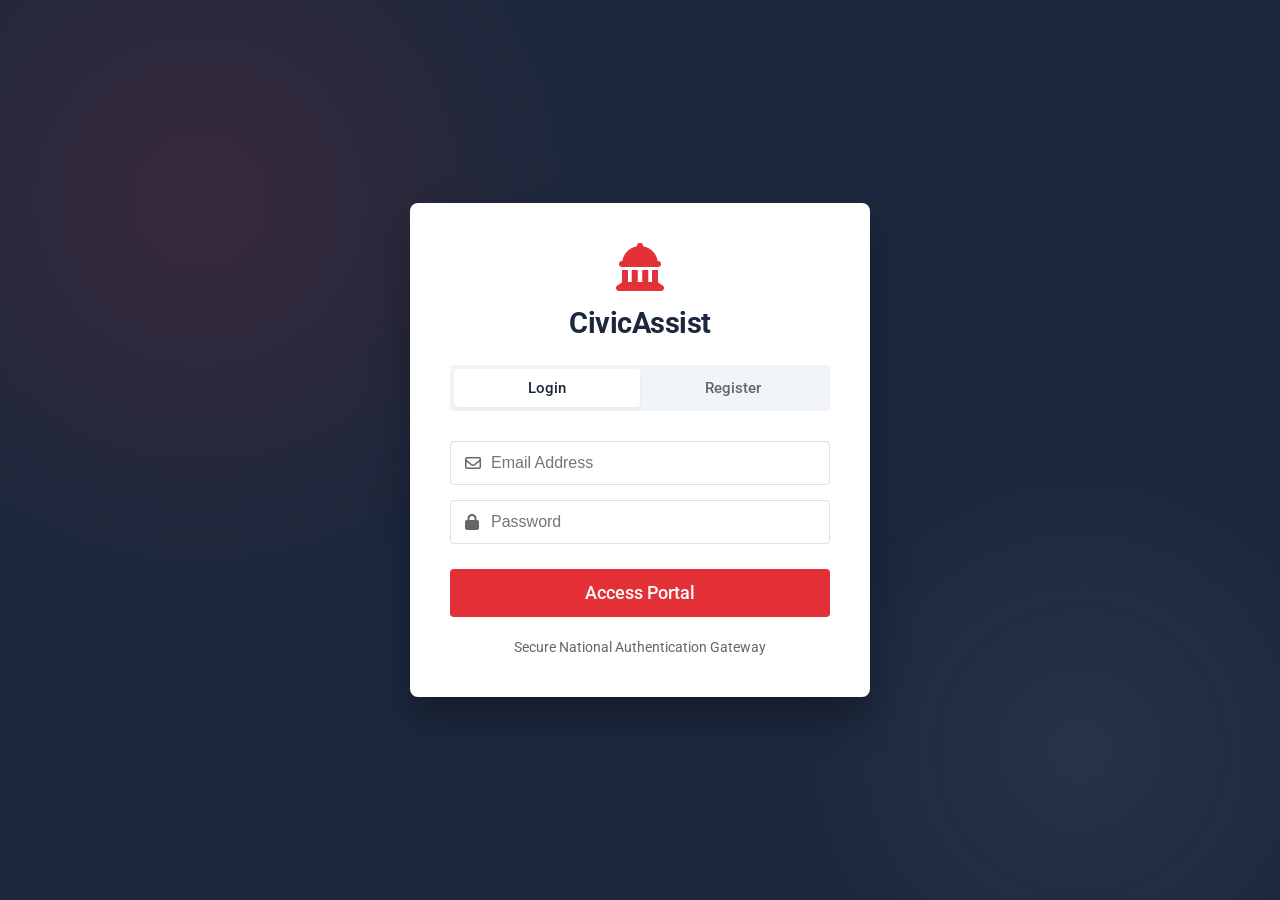
<file: login.html>
<!DOCTYPE html>
<html lang="en">

<head>
    <meta charset="UTF-8">
    <meta name="viewport" content="width=device-width, initial-scale=1.0">
    <title>CivicAssist | Login</title>
    <link href="https://fonts.googleapis.com/css2?family=Roboto:wght@300;400;500;700&display=swap" rel="stylesheet">
    <link rel="stylesheet" href="css/styles.css">
    <link rel="stylesheet" href="https://cdnjs.cloudflare.com/ajax/libs/font-awesome/6.4.0/css/all.min.css">
    <style>
        body {
            background-color: var(--primary-blue);
            display: flex;
            align-items: center;
            justify-content: center;
            min-height: 100vh;
            margin: 0;
            overflow-y: auto;
            position: relative;
        }

        .bg-shapes {
            position: fixed;
            top: 0;
            left: 0;
            width: 100%;
            height: 100%;
            overflow: hidden;
            z-index: 0;
            pointer-events: none;
        }

        .bg-shapes::before,
        .bg-shapes::after {
            content: '';
            position: absolute;
            border-radius: 50%;
            background: radial-gradient(circle, rgba(228, 49, 55, 0.15) 0%, rgba(28, 40, 61, 0) 70%);
        }

        .bg-shapes::before {
            width: 800px;
            height: 800px;
            top: -200px;
            left: -200px;
        }

        .bg-shapes::after {
            width: 600px;
            height: 600px;
            bottom: -150px;
            right: -100px;
            background: radial-gradient(circle, rgba(255, 255, 255, 0.05) 0%, rgba(28, 40, 61, 0) 70%);
        }

        .auth-container {
            position: relative;
            z-index: 10;
            background: var(--white);
            width: 100%;
            max-width: 460px;
            border-radius: 8px;
            box-shadow: 0 20px 40px rgba(0, 0, 0, 0.3);
            padding: 40px;
            text-align: center;
            overflow: hidden;
            margin: 30px 15px;
        }

        .auth-logo {
            margin-bottom: 20px;
        }

        .auth-logo i {
            font-size: 3rem;
            color: var(--primary-red);
        }

        .auth-logo h2 {
            font-size: 1.8rem;
            color: var(--primary-blue);
            margin-top: 10px;
            letter-spacing: -0.5px;
        }

        .form-toggle {
            display: flex;
            background: #f1f5f9;
            border-radius: 4px;
            margin-bottom: 30px;
            padding: 4px;
            position: relative;
        }

        .toggle-btn {
            flex: 1;
            padding: 10px;
            font-size: 0.95rem;
            font-weight: 500;
            color: var(--text-muted);
            border-radius: 4px;
            z-index: 2;
            transition: color 0.3s;
        }

        .toggle-btn.active {
            color: var(--primary-blue);
        }

        .toggle-slider {
            position: absolute;
            top: 4px;
            left: 4px;
            width: calc(50% - 4px);
            height: calc(100% - 8px);
            background: var(--white);
            border-radius: 4px;
            box-shadow: 0 2px 4px rgba(0, 0, 0, 0.05);
            transition: transform 0.3s ease;
            z-index: 1;
        }

        .auth-form {
            display: none;
            flex-direction: column;
            gap: 15px;
            animation: fadeIn 0.3s ease;
        }

        .auth-form.active {
            display: flex;
        }

        @keyframes fadeIn {
            from {
                opacity: 0;
                transform: translateY(10px);
            }

            to {
                opacity: 1;
                transform: translateY(0);
            }
        }

        .input-group {
            position: relative;
            text-align: left;
        }

        .input-group i.field-icon {
            position: absolute;
            top: 50%;
            left: 15px;
            transform: translateY(-50%);
            color: var(--text-muted);
            font-size: 1rem;
        }

        .input-group input[type="text"],
        .input-group input[type="email"],
        .input-group input[type="tel"],
        .input-group input[type="password"] {
            width: 100%;
            padding: 12px 15px 12px 40px;
            border: 1px solid var(--border-color);
            border-radius: 4px;
            font-size: 1rem;
            color: var(--text-dark);
            outline: none;
            transition: border-color 0.2s;
            box-sizing: border-box;
        }

        .input-group input:focus {
            border-color: var(--primary-blue);
        }

        /* File Upload Styling */
        .upload-group {
            text-align: left;
        }

        .upload-group label.upload-label {
            display: block;
            font-size: 0.85rem;
            font-weight: 500;
            color: var(--text-dark);
            margin-bottom: 6px;
        }

        .upload-area {
            border: 2px dashed var(--border-color);
            border-radius: 6px;
            padding: 16px;
            text-align: center;
            cursor: pointer;
            transition: all 0.2s;
            background: #fafbfc;
            position: relative;
        }

        .upload-area:hover {
            border-color: var(--primary-blue);
            background: #f0f4ff;
        }

        .upload-area.has-file {
            border-color: #00b074;
            background: #f0fdf4;
        }

        .upload-area i {
            font-size: 1.5rem;
            color: var(--text-muted);
            margin-bottom: 6px;
        }

        .upload-area.has-file i {
            color: #00b074;
        }

        .upload-area p {
            font-size: 0.8rem;
            color: var(--text-muted);
            margin: 4px 0 0 0;
        }

        .upload-area .file-name {
            font-size: 0.85rem;
            font-weight: 500;
            color: var(--text-dark);
            margin-top: 4px;
            word-break: break-all;
        }

        .upload-area input[type="file"] {
            position: absolute;
            top: 0;
            left: 0;
            width: 100%;
            height: 100%;
            opacity: 0;
            cursor: pointer;
        }

        .btn-auth {
            background-color: var(--primary-red);
            color: var(--white);
            padding: 14px;
            border-radius: 4px;
            font-size: 1.1rem;
            font-weight: 500;
            margin-top: 10px;
            transition: background-color 0.2s;
            width: 100%;
            border: none;
            cursor: pointer;
        }

        .btn-auth:hover {
            background-color: #b91d21;
        }

        .btn-auth:disabled {
            opacity: 0.7;
            cursor: not-allowed;
        }

        .auth-footer {
            margin-top: 20px;
            font-size: 0.85rem;
            color: var(--text-muted);
        }

        .auth-footer a {
            color: var(--primary-blue);
            font-weight: 500;
        }
    </style>
</head>

<body>

    <div class="bg-shapes"></div>

    <div class="auth-container">
        <div class="auth-logo">
            <i class="fa-solid fa-landmark-dome"></i>
            <h2>CivicAssist</h2>
        </div>

        <div class="form-toggle">
            <div class="toggle-slider" id="slider"></div>
            <button class="toggle-btn active" onclick="switchTab('login')">Login</button>
            <button class="toggle-btn" onclick="switchTab('register')">Register</button>
        </div>

        <!-- Login Form -->
        <form id="login-form" class="auth-form active">
            <div class="input-group">
                <i class="fa-regular fa-envelope field-icon"></i>
                <input type="email" id="login-email" placeholder="Email Address" required>
            </div>
            <div class="input-group">
                <i class="fa-solid fa-lock field-icon"></i>
                <input type="password" id="login-password" placeholder="Password" required>
            </div>
            <button type="submit" class="btn-auth" id="login-btn">Access Portal</button>
        </form>

        <!-- Register Form -->
        <form id="register-form" class="auth-form">
            <div class="input-group">
                <i class="fa-regular fa-user field-icon"></i>
                <input type="text" id="reg-name" placeholder="Full Name" required>
            </div>
            <div class="input-group">
                <i class="fa-regular fa-envelope field-icon"></i>
                <input type="email" id="reg-email" placeholder="Email Address" required>
            </div>
            <div class="input-group">
                <i class="fa-solid fa-phone field-icon"></i>
                <input type="tel" id="reg-phone" placeholder="Mobile Number" required>
            </div>
            <div class="input-group">
                <i class="fa-solid fa-lock field-icon"></i>
                <input type="password" id="reg-password" placeholder="Create Password" minlength="6" required>
            </div>

            <!-- Aadhaar Upload -->
            <div class="upload-group">
                <label class="upload-label"><i class="fa-solid fa-id-card"></i> Aadhaar Card Upload</label>
                <div class="upload-area" id="aadhaar-upload-area">
                    <i class="fa-solid fa-cloud-arrow-up"></i>
                    <p>Click or drag to upload Aadhaar (PDF/Image)</p>
                    <div class="file-name" id="aadhaar-file-name"></div>
                    <input type="file" id="reg-aadhaar" accept=".pdf,.png,.jpg,.jpeg" required>
                </div>
            </div>

            <!-- PAN Upload -->
            <div class="upload-group">
                <label class="upload-label"><i class="fa-solid fa-address-card"></i> PAN Card Upload</label>
                <div class="upload-area" id="pan-upload-area">
                    <i class="fa-solid fa-cloud-arrow-up"></i>
                    <p>Click or drag to upload PAN Card (PDF/Image)</p>
                    <div class="file-name" id="pan-file-name"></div>
                    <input type="file" id="reg-pan" accept=".pdf,.png,.jpg,.jpeg" required>
                </div>
            </div>

            <button type="submit" class="btn-auth" id="register-btn">Create Account</button>
        </form>

        <div class="auth-footer">
            Secure National Authentication Gateway
        </div>
    </div>

    <script>
        const API_BASE = window.location.origin;

        // Redirect if already logged in (has valid token)
        const token = localStorage.getItem('civic_token');
        if (token) {
            fetch(API_BASE + '/api/me', {
                headers: { 'Authorization': 'Bearer ' + token }
            }).then(r => {
                if (r.ok) window.location.href = 'index.html';
            }).catch(() => { });
        }

        // Tab switching
        function switchTab(tab) {
            const loginForm = document.getElementById('login-form');
            const registerForm = document.getElementById('register-form');
            const slider = document.getElementById('slider');
            const buttons = document.querySelectorAll('.toggle-btn');

            document.querySelectorAll('.auth-msg').forEach(el => el.remove());
            buttons.forEach(btn => btn.classList.remove('active'));

            if (tab === 'login') {
                loginForm.classList.add('active');
                registerForm.classList.remove('active');
                slider.style.transform = 'translateX(0)';
                buttons[0].classList.add('active');
            } else {
                loginForm.classList.remove('active');
                registerForm.classList.add('active');
                slider.style.transform = 'translateX(100%)';
                buttons[1].classList.add('active');
            }
        }

        function showMessage(form, msg, isError) {
            document.querySelectorAll('.auth-msg').forEach(el => el.remove());
            const msgDiv = document.createElement('div');
            msgDiv.className = 'auth-msg';
            msgDiv.style.color = isError ? 'var(--primary-red)' : '#00b074';
            msgDiv.style.fontSize = '0.9rem';
            msgDiv.style.marginBottom = '15px';
            msgDiv.style.fontWeight = '500';
            msgDiv.innerText = msg;

            const btn = form.querySelector('button[type="submit"]');
            form.insertBefore(msgDiv, btn);
        }

        // File upload visual feedback
        function setupFileUpload(inputId, areaId, nameId) {
            const input = document.getElementById(inputId);
            const area = document.getElementById(areaId);
            const nameEl = document.getElementById(nameId);

            input.addEventListener('change', function () {
                if (this.files && this.files[0]) {
                    area.classList.add('has-file');
                    nameEl.textContent = this.files[0].name;
                    area.querySelector('p').textContent = 'File selected ✓';
                } else {
                    area.classList.remove('has-file');
                    nameEl.textContent = '';
                }
            });
        }

        setupFileUpload('reg-aadhaar', 'aadhaar-upload-area', 'aadhaar-file-name');
        setupFileUpload('reg-pan', 'pan-upload-area', 'pan-file-name');

        // ============= REGISTRATION =============
        document.getElementById('register-form').addEventListener('submit', async function (e) {
            e.preventDefault();
            const form = e.target;
            const btn = document.getElementById('register-btn');

            const name = document.getElementById('reg-name').value.trim();
            const email = document.getElementById('reg-email').value.trim();
            const phone = document.getElementById('reg-phone').value.trim();
            const password = document.getElementById('reg-password').value;
            const aadhaarFile = document.getElementById('reg-aadhaar').files[0];
            const panFile = document.getElementById('reg-pan').files[0];

            if (!aadhaarFile) {
                showMessage(form, 'Please upload your Aadhaar card.', true);
                return;
            }
            if (!panFile) {
                showMessage(form, 'Please upload your PAN card.', true);
                return;
            }

            // Disable button and show loading
            btn.disabled = true;
            btn.innerHTML = '<i class="fa-solid fa-circle-notch fa-spin"></i> Registering...';

            const formData = new FormData();
            formData.append('name', name);
            formData.append('email', email);
            formData.append('phone', phone);
            formData.append('password', password);
            formData.append('aadhaar_file', aadhaarFile);
            formData.append('pan_file', panFile);

            try {
                const response = await fetch(API_BASE + '/api/register', {
                    method: 'POST',
                    body: formData,
                });

                const data = await response.json();

                if (response.ok && data.success) {
                    showMessage(form, 'Registration successful! Redirecting to login...', false);
                    setTimeout(() => {
                        form.reset();
                        // Reset upload areas
                        document.querySelectorAll('.upload-area').forEach(a => {
                            a.classList.remove('has-file');
                            a.querySelector('p').textContent = a.querySelector('p').textContent.includes('Aadhaar')
                                ? 'Click or drag to upload Aadhaar (PDF/Image)'
                                : 'Click or drag to upload PAN Card (PDF/Image)';
                            a.querySelector('.file-name').textContent = '';
                        });
                        switchTab('login');
                        document.getElementById('login-email').value = email;
                    }, 1000);
                } else {
                    showMessage(form, data.detail || 'Registration failed.', true);
                }
            } catch (error) {
                console.error('Registration error:', error);
                showMessage(form, 'Could not connect to server. Is the backend running?', true);
            } finally {
                btn.disabled = false;
                btn.innerHTML = 'Create Account';
            }
        });

        // ============= LOGIN =============
        document.getElementById('login-form').addEventListener('submit', async function (e) {
            e.preventDefault();
            const form = e.target;
            const btn = document.getElementById('login-btn');
            const email = document.getElementById('login-email').value.trim().toLowerCase();
            const password = document.getElementById('login-password').value;

            btn.disabled = true;
            btn.innerHTML = '<i class="fa-solid fa-circle-notch fa-spin"></i> Authenticating...';

            try {
                const response = await fetch(API_BASE + '/api/login', {
                    method: 'POST',
                    headers: { 'Content-Type': 'application/json' },
                    body: JSON.stringify({ email, password }),
                });

                const data = await response.json();

                if (response.ok && data.success) {
                    // Store JWT token and user data
                    localStorage.setItem('civic_token', data.token);
                    localStorage.setItem('civic_logged_in', 'true');
                    localStorage.setItem('civic_current_user', JSON.stringify(data.user));

                    setTimeout(() => {
                        window.location.href = 'index.html';
                    }, 500);
                } else {
                    showMessage(form, data.detail || 'Login failed.', true);
                    btn.disabled = false;
                    btn.innerHTML = 'Access Portal';
                }
            } catch (error) {
                console.error('Login error:', error);
                showMessage(form, 'Could not connect to server. Is the backend running?', true);
                btn.disabled = false;
                btn.innerHTML = 'Access Portal';
            }
        });
    </script>
</body>

</html>
</file>
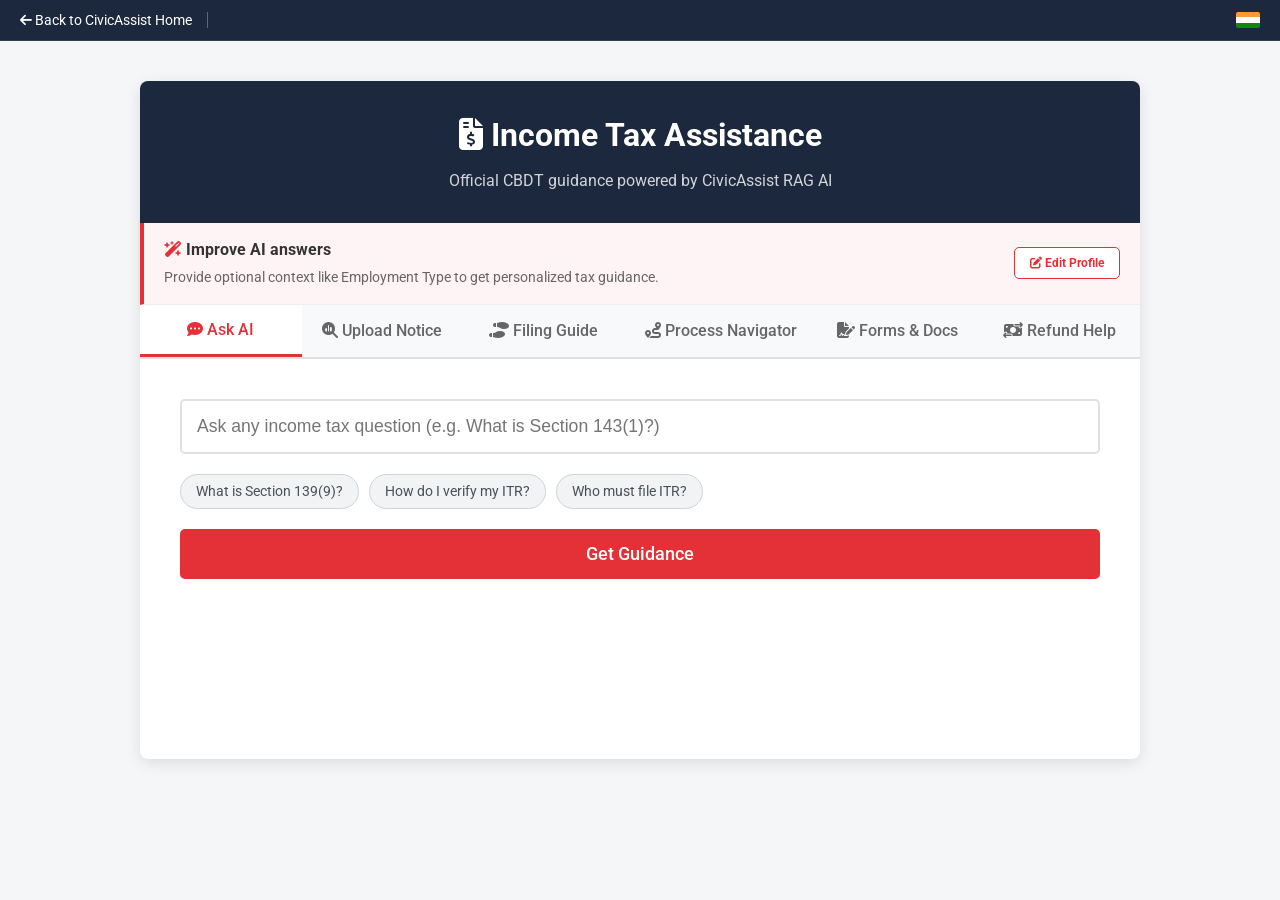
<file: frontend/income_tax.html>
<!DOCTYPE html>
<html lang="en">

<head>
    <meta charset="UTF-8">
    <meta name="viewport" content="width=device-width, initial-scale=1.0">
    <title>Income Tax Assistance | CivicAssist</title>
    <link href="https://fonts.googleapis.com/css2?family=Roboto:wght@300;400;500;700&display=swap" rel="stylesheet">
    <link rel="stylesheet" href="css/styles.css">
    <link rel="stylesheet" href="https://cdnjs.cloudflare.com/ajax/libs/font-awesome/6.4.0/css/all.min.css">
    <style>
        .tax-container {
            max-width: 1000px;
            margin: 40px auto;
            background: white;
            border-radius: 8px;
            box-shadow: 0 4px 15px rgba(0, 0, 0, 0.1);
            overflow: hidden;
            font-family: 'Roboto', sans-serif;
        }

        .tax-header {
            background-color: var(--primary-blue, #1c283d);
            color: white;
            padding: 30px;
            text-align: center;
        }

        .tax-header h1 {
            margin: 0;
            font-size: 2rem;
        }

        .tax-header p {
            opacity: 0.8;
            margin-top: 10px;
        }

        /* Tabs */
        .tabs {
            display: flex;
            background: #f8f9fa;
            border-bottom: 2px solid #e0e0e0;
            overflow-x: auto;
        }

        .tab {
            flex: 1;
            padding: 15px 20px;
            border: none;
            background: none;
            font-size: 1rem;
            font-weight: 500;
            color: #666;
            cursor: pointer;
            transition: all 0.2s;
            white-space: nowrap;
        }

        .tab:hover {
            color: var(--primary-red, #e43137);
            background: #f1f3f5;
        }

        .tab.active {
            color: var(--primary-red, #e43137);
            border-bottom: 3px solid var(--primary-red, #e43137);
            background: white;
        }

        /* Tab Panels */
        .tab-panel {
            display: none;
            padding: 40px;
            min-height: 400px;
        }

        .tab-panel.active {
            display: block;
        }

        /* AI Chat Box */
        .form-group {
            margin-bottom: 20px;
        }

        input[type="text"],
        select {
            width: 100%;
            padding: 15px;
            font-size: 1.1rem;
            border: 2px solid #e0e0e0;
            border-radius: 5px;
            outline: none;
            transition: border-color 0.2s;
        }

        input[type="text"]:focus,
        select:focus {
            border-color: var(--primary-blue, #1c283d);
        }

        .action-btn {
            background-color: var(--primary-red, #e43137);
            color: white;
            padding: 15px 30px;
            font-size: 1.1rem;
            font-weight: 500;
            border: none;
            border-radius: 5px;
            cursor: pointer;
            width: 100%;
            transition: background 0.2s;
        }

        .action-btn:hover {
            background-color: #c92a2a;
        }

        /* Suggestions & Buttons */
        .suggestions,
        .form_buttons {
            display: flex;
            gap: 10px;
            margin-bottom: 20px;
            flex-wrap: wrap;
        }

        .suggestion,
        .guide_btn,
        .form_btn {
            background: #f1f3f5;
            border: 1px solid #ced4da;
            padding: 8px 15px;
            border-radius: 20px;
            color: #495057;
            cursor: pointer;
            font-size: 0.9rem;
            transition: all 0.2s;
        }

        .suggestion:hover,
        .guide_btn:hover,
        .form_btn:hover {
            background: #dee2e6;
            color: black;
        }

        .guide_btn {
            margin-bottom: 10px;
            display: inline-block;
        }

        /* Upload Area */
        .upload-area {
            border: 2px dashed #adb5bd;
            border-radius: 8px;
            padding: 50px;
            text-align: center;
            color: #6c757d;
            font-size: 1.2rem;
            margin-bottom: 20px;
            background: #f8f9fa;
            cursor: pointer;
            transition: background 0.2s;
        }

        .upload-area:hover {
            background: #e9ecef;
        }

        #file-input {
            display: none;
        }

        /* AI Response Rendering */
        .response-box {
            margin-top: 30px;
            background: #fdfdfd;
            border: 1px solid #e9ecef;
            border-radius: 8px;
            padding: 25px;
            box-shadow: 0 5px 15px rgba(0, 0, 0, 0.05);
            display: none;
            /* hidden until response */
        }

        .loading-state {
            text-align: center;
            padding: 40px;
            color: #6c757d;
            display: none;
        }

        /* Response formatting */
        .response-box h4 {
            color: var(--primary-blue, #1c283d);
            margin-top: 20px;
            margin-bottom: 10px;
            font-size: 1.2rem;
        }

        .response-box p {
            font-size: 1.05rem;
            line-height: 1.6;
            margin-bottom: 15px;
        }

        .response-box ol,
        .response-box ul {
            padding-left: 20px;
            margin-bottom: 15px;
        }

        .response-box li {
            margin-bottom: 8px;
            line-height: 1.5;
        }

        /* Notice Results Styles */
        .urgency {
            display: inline-block;
            padding: 8px 16px;
            border-radius: 4px;
            font-weight: bold;
            color: white;
            margin-bottom: 20px;
            font-size: 0.9rem;
            text-transform: uppercase;
            letter-spacing: 0.5px;
        }

        .urgency.urgent { background-color: #e43137; color: white; }
        .urgency.attention { background-color: #f7b900; color: #1c283d; }
        .urgency.normal { background-color: #2b8a3e; color: white; }

        .deadline-box {
            background-color: #fff9db;
            border: 1px solid #fab005;
            color: #862e08;
            padding: 15px;
            border-radius: 5px;
            margin-bottom: 20px;
            font-weight: 500;
        }

        .explanation h4 {
            color: var(--primary-blue, #1c283d);
            margin-bottom: 10px;
            border-bottom: 1px solid #eee;
            padding-bottom: 8px;
        }

        #upload-zone {
            border: 3px dashed #ccc;
            padding: 40px;
            text-align: center;
            border-radius: 10px;
            cursor: pointer;
            transition: all 0.3s ease;
            margin-bottom: 20px;
        }

        #file-input {
            display: none;
        }


        .source {
            margin-top: 20px;
            padding-top: 15px;
            border-top: 1px solid #dee2e6;
            font-size: 0.85rem;
            color: #6c757d;
        }

        .disclaimer {
            margin-top: 15px;
            font-size: 0.8rem;
            color: #adb5bd;
            font-style: italic;
        }
    </style>
</head>

<body style="background-color: #f5f6f8;">

    <div class="top-bar" style="position: relative; background: var(--primary-blue);">
        <div class="container top-bar-inner">
            <div class="tb-left">
                <a href="index.html" style="text-decoration: none; color: white;"><i class="fa-solid fa-arrow-left"></i>
                    Back to CivicAssist Home</a>
            </div>
            <div class="tb-right">
                <div class="flag-icon"></div>
            </div>
        </div>
    </div>

    <div class="container">
        <div class="tax-container">

            <div class="tax-header">
                <h1><i class="fa-solid fa-file-invoice-dollar"></i> Income Tax Assistance</h1>
                <p>Official CBDT guidance powered by CivicAssist RAG AI</p>
            </div>

            <!-- Profile Banner -->
            <div style="background: rgba(228, 49, 55, 0.05); border-left: 4px solid var(--primary-red); padding: 15px 20px; display: flex; justify-content: space-between; align-items: center; border-bottom: 1px solid #eee;">
                <div>
                    <strong style="color: var(--primary-dark);"><i class="fa-solid fa-wand-magic-sparkles" style="color: var(--primary-red);"></i> Improve AI answers</strong>
                    <p style="margin: 5px 0 0 0; font-size: 0.9rem; color: #666;">Provide optional context like Employment Type to get personalized tax guidance.</p>
                </div>
                <button class="btn-sm" onclick="openTaxProfileModal()" style="background: white; border: 1px solid var(--primary-red); color: var(--primary-red); padding: 8px 15px; border-radius: 5px; cursor: pointer; font-weight: bold; transition: all 0.2s;">
                    <i class="fa-solid fa-pen-to-square"></i> Edit Profile
                </button>
            </div>

            <!-- Tab Navigation -->
            <div class="tabs">
                <button class="tab active" data-tab="ask"><i class="fa-solid fa-comment-dots"></i> Ask AI</button>
                <button class="tab" data-tab="notice"><i class="fa-solid fa-magnifying-glass-chart"></i> Upload
                    Notice</button>
                <button class="tab" data-tab="guide"><i class="fa-solid fa-shoe-prints"></i> Filing Guide</button>
                <button class="tab" data-tab="process_navigator"><i class="fa-solid fa-route"></i> Process Navigator</button>
                <button class="tab" data-tab="forms"><i class="fa-solid fa-file-signature"></i> Forms & Docs</button>
                <button class="tab" data-tab="refund"><i class="fa-solid fa-money-bill-transfer"></i> Refund
                    Help</button>
            </div>

            <!-- Panel 1: Ask AI -->
            <div class="tab-panel active" id="ask">
                <div class="form-group">
                    <input type="text" id="question"
                        placeholder="Ask any income tax question (e.g. What is Section 143(1)?)">
                </div>
                <div class="suggestions">
                    <button class="suggestion"
                        onclick="fillInput('question', 'What is Section 139(9) Defective Return?')">What is Section
                        139(9)?</button>
                    <button class="suggestion" onclick="fillInput('question', 'How do I verify my ITR?')">How do I
                        verify my ITR?</button>
                    <button class="suggestion" onclick="fillInput('question', 'Who is required to file ITR?')">Who must
                        file ITR?</button>
                </div>
                <button class="action-btn" id="ask_btn" onclick="submitAskAi()">Get Guidance</button>

                <div class="loading-state" id="ask_loading"><i class="fa-solid fa-spinner fa-spin fa-2x"></i>
                    <p>Consulting Official Rulebook...</p>
                </div>
                <div id="ask_response" class="response-box"></div>
            </div>

            <!-- Panel 2: Upload Notice -->
            <div class="tab-panel" id="notice">
                <input type="file" id="file-input" accept="application/pdf,image/*">
                <div class="upload-area" id="upload-zone" onclick="document.getElementById('file-input').click()">
                    <i class="fa-solid fa-cloud-arrow-up"
                        style="font-size: 3rem; color: var(--primary-red); margin-bottom: 15px;"></i><br>
                    <span id="file-name-display">Drag & drop your notice PDF / Image here or click to browse</span>
                </div>
                <button class="action-btn" id="upload_btn" onclick="submitNotice()">Upload & Explain Notice</button>

                <div class="loading-state" id="notice_loading"><i class="fa-solid fa-file-invoice fa-bounce fa-2x"></i>
                    <p>Extracting text and analyzing notice...</p>
                </div>
                <div id="notice_response" class="response-box"></div>
            </div>

            <!-- Panel 3: Filing Guide -->
            <div class="tab-panel" id="guide">
                <h3><i class="fa-solid fa-book-open"></i> Procedural Guides</h3>
                <p>Official step-by-step instructions for common tax tasks.</p>
                
                <div class="suggestions" style="margin-top: 15px; margin-bottom: 20px;">
                    <button class="suggestion" onclick="loadITForms()">View Available ITR Guides</button>
                    <button class="suggestion" onclick="submitProcessExplain('What happens after I file my ITR?')">ITR Lifecycle</button>
                    <button class="suggestion" onclick="submitProcessExplain('ITR-1 Verification Process')">Verify ITR</button>
                </div>
                
                <div class="loading-state" id="guide_loading"><i class="fa-solid fa-spinner fa-spin fa-2x"></i><p>Fetching Step-by-Step Guide...</p></div>
                <div id="guide_response" class="response-box"></div>
            </div>

            <!-- Panel: Process Navigator (New) -->
            <div class="tab-panel" id="process_navigator">
                <div style="background: white; padding: 25px; border-radius: 12px; border: 1px solid #e2e8f0; box-shadow: 0 4px 6px -1px rgba(0,0,0,0.1);">
                    <h3><i class="fa-solid fa-route" style="color:var(--primary-red);"></i> Government Process Navigator</h3>
                    <p style="color: #64748b; margin-bottom: 20px;">Understand the lifecycle of your tax requests and dependencies.</p>
                    
                    <div style="display: flex; gap: 10px; margin-bottom: 20px; flex-wrap: wrap;">
                        <button class="chip" onclick="submitProcessExplain('What happens after I file my ITR?')">ITR Lifecycle</button>
                        <button class="chip" onclick="submitProcessExplain('Why is my refund delayed?')">Refund Process</button>
                        <button class="chip" onclick="submitProcessExplain('How to handle a defective return notice?')">Notice Handling</button>
                        <button class="chip" onclick="submitProcessExplain('What are the requirements for Section 80C?')">80C Process</button>
                    </div>

                    <div class="form-group">
                        <input type="text" id="process_query" placeholder="Enter a process (e.g. Refund, Verification, Notice 139)..." style="width:100%; padding:12px; border:1px solid #cbd5e1; border-radius:8px;">
                    </div>
                    <button class="action-btn" onclick="submitProcessExplain(document.getElementById('process_query').value)" style="margin-top: 10px; width: 100%;">Map Process Path</button>

                    <div class="loading-state" id="process_loading"><i class="fa-solid fa-spinner fa-spin fa-2x"></i><p>Analyzing Knowledge Graph...</p></div>
                    <div id="process_response" class="response-box"></div>
                </div>
            </div>

            <!-- Panel 4: Forms -->
            <div class="tab-panel" id="forms">
                <div class="form-group">
                    <input type="text" id="form_search" placeholder="Type a form name (e.g. Form 16, Form 10E)">
                </div>
                <div class="form_buttons">
                    <button class="form_btn" onclick="fetchForm('Form 16')">Form 16</button>
                    <button class="form_btn" onclick="fetchForm('Form 26AS')">Form 26AS</button>
                    <button class="form_btn" onclick="fetchForm('AIS (Annual Information Statement)')">AIS /
                        TIS</button>
                </div>
                <button class="action-btn" onclick="submitFormSearch()">Explain Form</button>

                <div class="loading-state" id="forms_loading"><i class="fa-solid fa-spinner fa-spin fa-2x"></i>
                    <p>Retrieving form metadata...</p>
                </div>
                <div id="forms_response" class="response-box"></div>
            </div>

            <!-- Panel 5: Refund Help -->
            <div class="tab-panel" id="refund">
                <div class="form-group">
                    <select id="refund_issue">
                        <option value="" disabled selected>Select your refund issue...</option>
                        <option value="My refund is delayed">Refund processing delay</option>
                        <option value="Refund failed or rejected">Refund failed / rejected</option>
                        <option value="Refund adjusted against outstanding demand">Adjusted against demand</option>
                        <option value="How to check refund status">How to check refund status</option>
                    </select>
                </div>
                <button class="action-btn" id="refund_btn" onclick="submitRefund()">Get Refund Help</button>

                <div class="loading-state" id="refund_loading"><i class="fa-solid fa-spinner fa-spin fa-2x"></i>
                    <p>Diagnosing refund issue...</p>
                </div>
                <div id="refund_response" class="response-box"></div>
            </div>

        </div>
    </div>

    <!-- Citizen Profile Modal -->
    <div class="modal modal-overlay" id="tax-profile-modal">
        <div class="modal-content" style="max-width: 450px; text-align: left; background: #fff; padding: 30px; border-radius: 12px;">
            <span class="close-btn" onclick="closeTaxProfileModal()">&times;</span>
            <h2 style="color: var(--primary-dark); margin-bottom: 5px; font-size: 1.4rem;">
                <i class="fa-solid fa-id-card-clip" style="color: var(--primary-red);"></i> AI Profile Memory
            </h2>
            <p style="font-size: 0.85rem; color: #666; margin-bottom: 20px;">
                Help CivicAssist personalize your guidance. <strong style="color: var(--primary-red);">We do not store PAN, Aadhaar, or Bank data.</strong> Profile is 100% optional.
            </p>

            <form id="taxProfileForm" onsubmit="event.preventDefault(); saveTaxProfile();">
                <div class="form-group" style="margin-bottom: 15px;">
                    <label style="display: block; font-size: 0.9rem; margin-bottom: 5px; font-weight: 500;">Employment Type</label>
                    <select id="profile_employment_type" class="form-control" style="width: 100%; padding: 10px; border: 1px solid #ccc; border-radius: 5px;">
                        <option value="">Select (Optional)</option>
                        <option value="salaried">Salaried</option>
                        <option value="business">Business / Professional</option>
                        <option value="freelancer">Freelancer</option>
                        <option value="unemployed">Unemployed / Student</option>
                    </select>
                </div>

                <div class="form-group" style="margin-bottom: 15px;">
                    <label style="display: block; font-size: 0.9rem; margin-bottom: 5px; font-weight: 500;">Salary Range</label>
                    <select id="profile_salary_range" class="form-control" style="width: 100%; padding: 10px; border: 1px solid #ccc; border-radius: 5px;">
                        <option value="">Select (Optional)</option>
                        <option value="0-5L">0 - 5 Lakhs</option>
                        <option value="5-10L">5 - 10 Lakhs</option>
                        <option value="10-20L">10 - 20 Lakhs</option>
                        <option value="20L+">Above 20 Lakhs</option>
                    </select>
                </div>

                <div class="form-group" style="margin-bottom: 15px; display: flex; align-items: center; gap: 10px;">
                    <input type="checkbox" id="profile_senior_citizen" style="width: auto; transform: scale(1.2);">
                    <label for="profile_senior_citizen" style="font-size: 0.9rem; font-weight: 500; cursor: pointer;">I am a Senior Citizen (60+ years)</label>
                </div>

                <div class="form-group" style="margin-bottom: 25px; display: flex; align-items: center; gap: 10px;">
                    <input type="checkbox" id="profile_itr_filed" style="width: auto; transform: scale(1.2);">
                    <label for="profile_itr_filed" style="font-size: 0.9rem; font-weight: 500; cursor: pointer;">Filed ITR Last Year?</label>
                </div>

                <div id="profile-summary-view" style="display:none; background: #f0fdf4; border: 1px solid #bcf0da; padding: 12px; border-radius: 8px; margin-bottom: 20px;">
                    <h4 style="color: #046c4e; font-size: 0.85rem; margin-bottom: 5px;"><i class="fa-solid fa-brain"></i> Active Memory:</h4>
                    <p id="profile-summary-text" style="font-size: 0.8rem; color: #03543f; margin: 0; line-height: 1.4;"></p>
                </div>

                <div style="display: flex; gap: 10px; justify-content: space-between;">
                    <button type="button" class="btn-sm" onclick="deleteTaxProfile()" style="background: transparent; border: 1px solid #ccc; color: #666; padding: 10px 15px; border-radius: 5px; cursor: pointer;">
                        Delete Profile
                    </button>
                    <button type="submit" class="btn btn-primary" style="background: var(--primary-red); color: white; padding: 10px 20px; border: none; border-radius: 5px; cursor: pointer; font-weight: bold;">
                        Save Context
                    </button>
                </div>
            </form>
        </div>
    </div>

    <script>
        // Tab Navigation Logic
        document.querySelectorAll('.tab').forEach(tab => {
            tab.addEventListener('click', () => {
                document.querySelectorAll('.tab').forEach(t => t.classList.remove('active'));
                document.querySelectorAll('.tab-panel').forEach(p => p.classList.remove('active'));
                tab.classList.add('active');
                document.getElementById(tab.dataset.tab).classList.add('active');
            });
        });

        // Helper to fill input fields from suggestion chips
        function fillInput(id, text) {
            document.getElementById(id).value = text;
        }

        // Capture file selection string
        const uploadZone = document.getElementById('upload-zone');
        const fileInput = document.getElementById('file-input');

        fileInput.addEventListener('change', function (e) {
            handleFiles(e.target.files);
        });

        // Drag and Drop listeners
        ['dragenter', 'dragover', 'dragleave', 'drop'].forEach(eventName => {
            uploadZone.addEventListener(eventName, preventDefaults, false);
        });

        function preventDefaults(e) {
            e.preventDefault();
            e.stopPropagation();
        }

        ['dragenter', 'dragover'].forEach(eventName => {
            uploadZone.addEventListener(eventName, () => {
                uploadZone.style.borderColor = "var(--primary-red)";
                uploadZone.style.backgroundColor = "#fff5f5";
            }, false);
        });

        ['dragleave', 'drop'].forEach(eventName => {
            uploadZone.addEventListener(eventName, () => {
                const hasFile = fileInput.files.length > 0;
                uploadZone.style.borderColor = hasFile ? "var(--primary-red)" : "#ccc";
                uploadZone.style.backgroundColor = "transparent";
            }, false);
        });

        uploadZone.addEventListener('drop', e => {
            const dt = e.dataTransfer;
            const files = dt.files;
            fileInput.files = files;
            handleFiles(files);
        }, false);

        function handleFiles(files) {
            if (files.length > 0) {
                document.getElementById('file-name-display').innerHTML = `<b>Selected:</b> ${files[0].name}`;
                uploadZone.style.borderColor = "var(--primary-red)";
            }
        }

        // Universal JSON Renderer
        function render_response(data, targetId) {
            const target = document.getElementById(targetId);

            if (typeof data !== 'object') {
                target.innerHTML = `<div style="color:red;"><i class="fa-solid fa-triangle-exclamation"></i> Error parsing guidelines.</div>`;
                target.style.display = 'block';
                return;
            }

            // Intelligence Engine specific colors
            const severityColors = {
                'Low': '#2b8a3e',
                'Medium': '#f7b900',
                'High': '#e43137',
                'Critical': '#8b0000'
            };
            const statusColor = severityColors[data.severity_index] || '#2b8a3e';
            const urgencyText = (data.severity_index || data.urgency || "NORMAL").toUpperCase();

            // Check if this is a notice response or general RAG
            if (data.notice_type || targetId === 'notice_response') {
                target.innerHTML = `
                    <div class="intelligence-engine-view" style="font-family: inherit; color: #1e293b;">
                        <div style="display: flex; justify-content: space-between; align-items: flex-start; margin-bottom: 25px;">
                            <div>
                                <div style="background-color: ${statusColor}; color: white; padding: 4px 12px; border-radius: 4px; display: inline-block; font-weight: bold; margin-bottom: 8px; font-size: 0.75rem;">
                                    <i class="fa-solid fa-shield-halved"></i> SEVERITY: ${urgencyText}
                                </div>
                                <h3 style="font-size: 1.4rem; margin: 0; color: #0f172a;">${data.notice_type || 'Notice Reasoning'}</h3>
                                <p style="color: #64748b; font-size: 0.85rem; margin: 4px 0;"><strong>Department:</strong> ${data.department || 'Income Tax CPC'}</p>
                            </div>
                            <div style="text-align: right; background: #fffbeb; border: 1px solid #fef3c7; padding: 8px 12px; border-radius: 6px;">
                                <span style="display: block; font-size: 0.65rem; color: #92400e; font-weight: 800; text-transform: uppercase;">Reply Deadline</span>
                                <span style="font-size: 1rem; color: #b91c1c; font-weight: 700;">${data.deadline || 'N/A'}</span>
                            </div>
                        </div>

                        <!-- Analysis Card -->
                        <div style="background: white; border: 1px solid #e2e8f0; border-radius: 8px; margin-bottom: 20px; box-shadow: 0 2px 4px rgba(0,0,0,0.02);">
                            <div style="padding: 15px 20px; border-bottom: 1px solid #f1f5f9; background: #f8fafc; font-weight: 600; font-size: 0.9rem; display: flex; align-items: center; gap: 8px;">
                                <i class="fa-solid fa-brain" style="color: #6366f1;"></i> AI Reasoning Breakdown
                            </div>
                            <div style="padding: 20px;">
                                <div style="margin-bottom: 15px;">
                                    <h5 style="color: #64748b; font-size: 0.75rem; text-transform: uppercase; margin: 0 0 5px 0;">Notice Overview</h5>
                                    <p style="font-size: 0.95rem; line-height: 1.5; margin: 0;">${data.explanation || data.overview || 'No overview available.'}</p>
                                </div>

                                <div style="display: grid; grid-template-columns: 1fr 1fr; gap: 20px; margin-top: 15px; padding-top: 15px; border-top: 1px solid #f1f5f9;">
                                    <div>
                                        <h5 style="color: #b91c1c; font-size: 0.75rem; text-transform: uppercase; margin: 0 0 5px 0;"><i class="fa-solid fa-triangle-exclamation"></i> Risk Analysis</h5>
                                        <p style="font-size: 0.85rem; color: #475569; margin: 0;">${data.risk_analysis || 'N/A'}</p>
                                    </div>
                                    <div>
                                        <h5 style="color: #334155; font-size: 0.75rem; text-transform: uppercase; margin: 0 0 5px 0;"><i class="fa-solid fa-shield-virus"></i> Consequence</h5>
                                        <p style="font-size: 0.85rem; color: #475569; margin: 0;">${data.consequence || 'N/A'}</p>
                                    </div>
                                </div>
                            </div>
                        </div>

                        <!-- Strategy Card -->
                        <div style="background: white; border: 1px solid #e2e8f0; border-radius: 8px; box-shadow: 0 2px 4px rgba(0,0,0,0.02);">
                            <div style="padding: 15px 20px; border-bottom: 1px solid #f1f5f9; background: #ecfdf5; font-weight: 600; font-size: 0.9rem; display: flex; align-items: center; gap: 8px; color: #065f46;">
                                <i class="fa-solid fa-route"></i> Resolution Strategy
                            </div>
                            <div style="padding: 20px;">
                                <div style="margin-bottom: 15px; background: #eff6ff; padding: 12px; border-radius: 6px; border-left: 3px solid #3b82f6;">
                                    <p style="font-size: 0.9rem; font-weight: 500; color: #1e40af; margin: 0;">${data.strategy || 'Follow standard portal procedure.'}</p>
                                </div>

                                <h5 style="color: #64748b; font-size: 0.75rem; text-transform: uppercase; margin: 15px 0 10px 0;">Execution Roadmap</h5>
                                <div style="display: flex; flex-direction: column; gap: 8px;">
                                    ${(data.steps || []).map((step, idx) => `
                                        <div style="display: flex; gap: 10px; font-size: 0.9rem;">
                                            <span style="color: #94a3b8; font-weight: bold; width: 15px;">${idx + 1}.</span>
                                            <span style="color: #334155;">${step}</span>
                                        </div>
                                    `).join('')}
                                </div>
                            </div>
                        </div>

                        <div style="margin-top: 20px; display: flex; justify-content: space-between; align-items: center; border-top: 1px solid #f1f5f9; padding-top: 15px;">
                             <div style="color: #64748b; font-size: 0.8rem;">
                                 <i class="fa-solid fa-phone"></i> Helpline: <strong>${data.helpline || '1800-103-0025'}</strong>
                             </div>
                             ${data.action_url ? `<a href="${data.action_url}" target="_blank" class="action-btn" style="width: auto; padding: 8px 16px; font-size: 0.9rem; text-decoration: none;">Take Action Now</a>` : ''}
                        </div>
                    </div>
                `;
            } else {
                // Fallback for general RAG queries or Process Graph responses
                const explanation = data.explanation || data.overview || "No detail provided.";
                const steps = data.next_steps || data.steps || [];
                const reqDocs = data.required_documents || [];
                
                let graphHtml = '';
                if (data.process_chain && data.process_chain.length > 0) {
                    graphHtml = `
                        <div class="process-flow" style="margin-bottom: 25px; background: #f8fafc; padding: 20px; border-radius: 10px; border: 1px solid #e2e8f0;">
                            <h5 style="margin: 0 0 15px 0; font-size: 0.75rem; text-transform: uppercase; color: #64748b;"><i class="fa-solid fa-diagram-project"></i> Structural Process Path</h5>
                            <div style="display: flex; align-items: center; flex-wrap: wrap; gap: 10px;">
                                ${data.process_chain.map((step, idx) => `
                                    <div style="display: flex; align-items: center; gap: 10px;">
                                        <div style="padding: 6px 12px; background: ${step === data.current_step ? 'var(--primary-red)' : 'white'}; color: ${step === data.current_step ? 'white' : '#1e293b'}; border-radius: 6px; border: 1px solid ${step === data.current_step ? 'var(--primary-red)' : '#cbd5e1'}; font-weight: 600; font-size: 0.85rem; box-shadow: 0 1px 2px rgba(0,0,0,0.05);">
                                            ${step}
                                        </div>
                                        ${idx < data.process_chain.length - 1 ? '<i class="fa-solid fa-chevron-right" style="color: #cbd5e1; font-size: 0.8rem;"></i>' : ''}
                                    </div>
                                `).join('')}
                            </div>
                        </div>
                    `;
                }

                let formsHtml = '';
                if (data.official_forms && data.official_forms.length > 0) {
                    formsHtml = `
                        <div style="margin-top: 20px; padding: 15px; background: #fffbeb; border: 1px solid #fef3c7; border-radius: 8px;">
                            <h5 style="margin: 0 0 10px 0; color: #92400e; font-size: 0.8rem; text-transform: uppercase;"><i class="fa-solid fa-file-pdf"></i> Verified Forms Available on Disk</h5>
                            <div style="display: flex; gap: 8px; flex-wrap: wrap;">
                                ${data.official_forms.map(f => `
                                    <a href="${f.url}" target="_blank" style="padding: 6px 12px; background: white; border: 1px solid #fcd34d; border-radius: 20px; color: #92400e; font-size: 0.8rem; text-decoration: none; font-weight: 600; display: flex; align-items: center; gap: 6px;">
                                        <i class="fa-solid fa-download"></i> ${f.name}
                                    </a>
                                `).join('')}
                            </div>
                        </div>
                    `;
                }

                target.innerHTML = `
                    <div class="rag-response">
                        ${graphHtml}
                        ${formsHtml}
                        <p style="font-size: 1.1rem; line-height: 1.6; margin-top: 20px;">${explanation.replace(/\n/g, '<br>')}</p>
                        ${reqDocs.length > 0 ? `<h4 style="margin-top:20px;">Required Documents</h4><ul>${reqDocs.map(d => `<li>${d}</li>`).join('')}</ul>` : ''}
                        ${steps.length > 0 ? `<h4 style="margin-top:20px;">${data.process_chain ? 'Lifecycle Steps' : 'Process Steps'}</h4><ol>${steps.map(s => `<li>${s}</li>`).join('')}</ol>` : ''}
                        ${data.official_portal_link ? `<div style="margin-top:20px;"><strong>Official Portal:</strong> <a href="${data.official_portal_link}" target="_blank" style="color: var(--primary-red);">${data.official_portal_link}</a></div>` : ''}
                    </div>
                `;
            }

            target.style.display = 'block';
        }

        async function submitProcessExplain(q) {
            if (!q) return;
            document.getElementById('process_query').value = q;
            toggleLoading('process', true);
            try {
                const res = await fetch('/process_explain', {
                    method: 'POST',
                    headers: { 
                        'Content-Type': 'application/json',
                        'Authorization': 'Bearer ' + localStorage.getItem('civic_token')
                    },
                    body: JSON.stringify({ query: q })
                });
                const data = await res.json();
                render_response(data, 'process_response');
            } catch (e) {
                console.error(e);
            } finally {
                toggleLoading('process', false);
            }
        }

        // Toggle loading UI
        function toggleLoading(panelId, isLoading) {
            document.getElementById(`${panelId}_loading`).style.display = isLoading ? 'block' : 'none';
            if (isLoading) {
                document.getElementById(`${panelId}_response`).style.display = 'none';
            }
        }

        // 1. Ask AI 
        async function submitAskAi() {
            const q = document.getElementById('question').value.trim();
            if (!q) return;

            toggleLoading('ask', true);
            try {
                const res = await fetch('/ask_tax_question', {
                    method: 'POST',
                    headers: { 
                        'Content-Type': 'application/json',
                        'Authorization': 'Bearer ' + localStorage.getItem('civic_token')
                    },
                    body: JSON.stringify({ question: q })
                });
                const data = await res.json();
                render_response(data, 'ask_response');
            } catch (e) {
                console.error(e);
                alert("Error connecting to server.");
            } finally {
                toggleLoading('ask', false);
            }
        }

        // 2. Upload Notice
        async function submitNotice() {
            const fileInput = document.getElementById('file-input');
            if (fileInput.files.length === 0) {
                alert("Please select a PDF or Image file first.");
                return;
            }

            toggleLoading('notice', true);
            const formData = new FormData();
            formData.append("file", fileInput.files[0]);

            try {
                const res = await fetch('/explain_notice', {
                    method: 'POST',
                    headers: {
                        'Authorization': 'Bearer ' + localStorage.getItem('civic_token')
                    },
                    body: formData
                });
                const data = await res.json();
                render_response(data, 'notice_response');
            } catch (e) {
                console.error(e);
                alert("Error analyzing notice.");
            } finally {
                toggleLoading('notice', false);
            }
        }

        // 3. Filing Guide
        async function fetchGuide(guideName) {
            toggleLoading('guide', true);
            try {
                const res = await fetch(`/tax_guides/${encodeURIComponent(guideName)}`, {
                    headers: {
                        'Authorization': 'Bearer ' + localStorage.getItem('civic_token')
                    }
                });
                const data = await res.json();
                render_response(data, 'guide_response');
            } catch (e) {
                console.error(e);
            } finally {
                toggleLoading('guide', false);
            }
        }

        // 4. Form Info
        async function fetchForm(formName) {
            document.getElementById('form_search').value = formName;
            submitFormSearch();
        }

        async function submitFormSearch() {
            const f = document.getElementById('form_search').value.trim();
            if (!f) return;

            toggleLoading('forms', true);
            try {
                const res = await fetch(`/tax_forms/${encodeURIComponent(f)}`, {
                    headers: {
                        'Authorization': 'Bearer ' + localStorage.getItem('civic_token')
                    }
                });
                const data = await res.json();
                render_response(data, 'forms_response');
            } catch (e) {
                console.error(e);
            } finally {
                toggleLoading('forms', false);
            }
        }

        // 5. Refund
        async function submitRefund() {
            const issue = document.getElementById('refund_issue').value;
            if (!issue) {
                alert("Please select an issue.");
                return;
            }

            toggleLoading('refund', true);
            try {
                const res = await fetch('/refund_guidance', {
                    method: 'POST',
                    headers: { 
                        'Content-Type': 'application/json',
                        'Authorization': 'Bearer ' + localStorage.getItem('civic_token')
                    },
                    body: JSON.stringify({ issue: issue })
                });
                const data = await res.json();
                render_response(data, 'refund_response');
            } catch (e) {
                console.error(e);
            } finally {
                toggleLoading('refund', false);
            }
        }
    </script>

    <!-- AI Universal Explainer Modal -->
    <div id="ai-response-modal" class="modal-overlay">
        <div class="modal-content">
            <button class="close-modal" onclick="closeModal()"><i class="fa-solid fa-xmark"></i></button>
            <div class="modal-header">
                <h3><i class="fa-solid fa-robot" style="color: var(--primary-red);"></i> AI Guidance Response</h3>
            </div>
            <div id="ai-response-body" class="modal-body">
                <!-- Content gets injected via JS -->
            </div>
            <div class="modal-actions">
                <button class="btn-outline" onclick="closeModal()">Close</button>
            </div>
        </div>
    </div>

    <script src="js/main.js"></script>
</body>

</html>
</file>
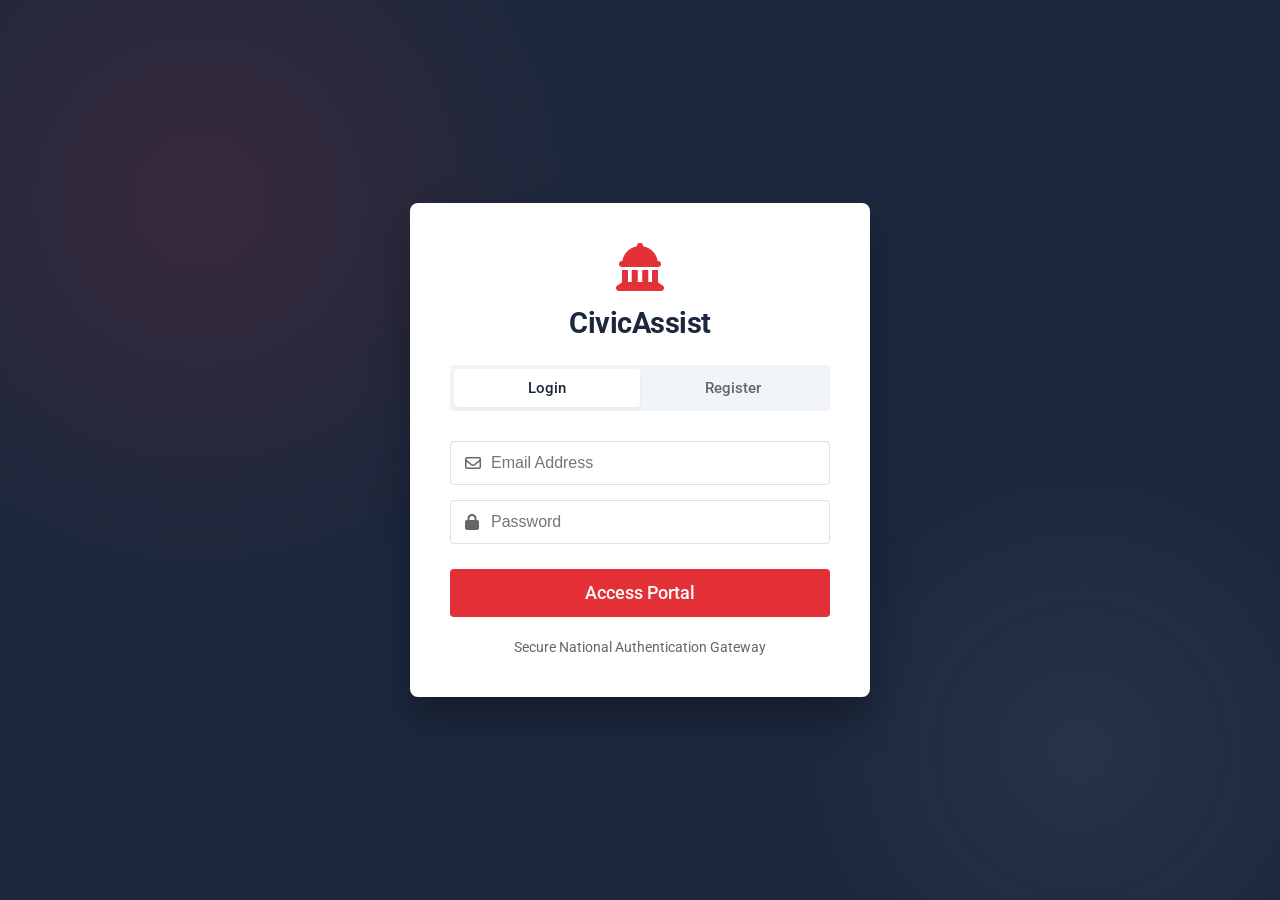
<file: frontend/login.html>
<!DOCTYPE html>
<html lang="en">

<head>
    <meta charset="UTF-8">
    <meta name="viewport" content="width=device-width, initial-scale=1.0">
    <title>CivicAssist | Login</title>
    <link href="https://fonts.googleapis.com/css2?family=Roboto:wght@300;400;500;700&display=swap" rel="stylesheet">
    <link rel="stylesheet" href="css/styles.css">
    <link rel="stylesheet" href="https://cdnjs.cloudflare.com/ajax/libs/font-awesome/6.4.0/css/all.min.css">
    <style>
        body {
            background-color: var(--primary-blue);
            display: flex;
            align-items: center;
            justify-content: center;
            min-height: 100vh;
            margin: 0;
            overflow-y: auto;
            position: relative;
        }

        .bg-shapes {
            position: fixed;
            top: 0;
            left: 0;
            width: 100%;
            height: 100%;
            overflow: hidden;
            z-index: 0;
            pointer-events: none;
        }

        .bg-shapes::before,
        .bg-shapes::after {
            content: '';
            position: absolute;
            border-radius: 50%;
            background: radial-gradient(circle, rgba(228, 49, 55, 0.15) 0%, rgba(28, 40, 61, 0) 70%);
        }

        .bg-shapes::before {
            width: 800px;
            height: 800px;
            top: -200px;
            left: -200px;
        }

        .bg-shapes::after {
            width: 600px;
            height: 600px;
            bottom: -150px;
            right: -100px;
            background: radial-gradient(circle, rgba(255, 255, 255, 0.05) 0%, rgba(28, 40, 61, 0) 70%);
        }

        .auth-container {
            position: relative;
            z-index: 10;
            background: var(--white);
            width: 100%;
            max-width: 460px;
            border-radius: 8px;
            box-shadow: 0 20px 40px rgba(0, 0, 0, 0.3);
            padding: 40px;
            text-align: center;
            overflow: hidden;
            margin: 30px 15px;
        }

        .auth-logo {
            margin-bottom: 20px;
        }

        .auth-logo i {
            font-size: 3rem;
            color: var(--primary-red);
        }

        .auth-logo h2 {
            font-size: 1.8rem;
            color: var(--primary-blue);
            margin-top: 10px;
            letter-spacing: -0.5px;
        }

        .form-toggle {
            display: flex;
            background: #f1f5f9;
            border-radius: 4px;
            margin-bottom: 30px;
            padding: 4px;
            position: relative;
        }

        .toggle-btn {
            flex: 1;
            padding: 10px;
            font-size: 0.95rem;
            font-weight: 500;
            color: var(--text-muted);
            border-radius: 4px;
            z-index: 2;
            transition: color 0.3s;
        }

        .toggle-btn.active {
            color: var(--primary-blue);
        }

        .toggle-slider {
            position: absolute;
            top: 4px;
            left: 4px;
            width: calc(50% - 4px);
            height: calc(100% - 8px);
            background: var(--white);
            border-radius: 4px;
            box-shadow: 0 2px 4px rgba(0, 0, 0, 0.05);
            transition: transform 0.3s ease;
            z-index: 1;
        }

        .auth-form {
            display: none;
            flex-direction: column;
            gap: 15px;
            animation: fadeIn 0.3s ease;
        }

        .auth-form.active {
            display: flex;
        }

        @keyframes fadeIn {
            from {
                opacity: 0;
                transform: translateY(10px);
            }

            to {
                opacity: 1;
                transform: translateY(0);
            }
        }

        .input-group {
            position: relative;
            text-align: left;
        }

        .input-group i.field-icon {
            position: absolute;
            top: 50%;
            left: 15px;
            transform: translateY(-50%);
            color: var(--text-muted);
            font-size: 1rem;
        }

        .input-group input[type="text"],
        .input-group input[type="email"],
        .input-group input[type="tel"],
        .input-group input[type="password"] {
            width: 100%;
            padding: 12px 15px 12px 40px;
            border: 1px solid var(--border-color);
            border-radius: 4px;
            font-size: 1rem;
            color: var(--text-dark);
            outline: none;
            transition: border-color 0.2s;
            box-sizing: border-box;
        }

        .input-group input:focus {
            border-color: var(--primary-blue);
        }

        /* File Upload Styling */
        .upload-group {
            text-align: left;
        }

        .upload-group label.upload-label {
            display: block;
            font-size: 0.85rem;
            font-weight: 500;
            color: var(--text-dark);
            margin-bottom: 6px;
        }

        .upload-area {
            border: 2px dashed var(--border-color);
            border-radius: 6px;
            padding: 16px;
            text-align: center;
            cursor: pointer;
            transition: all 0.2s;
            background: #fafbfc;
            position: relative;
        }

        .upload-area:hover {
            border-color: var(--primary-blue);
            background: #f0f4ff;
        }

        .upload-area.has-file {
            border-color: #00b074;
            background: #f0fdf4;
        }

        .upload-area i {
            font-size: 1.5rem;
            color: var(--text-muted);
            margin-bottom: 6px;
        }

        .upload-area.has-file i {
            color: #00b074;
        }

        .upload-area p {
            font-size: 0.8rem;
            color: var(--text-muted);
            margin: 4px 0 0 0;
        }

        .upload-area .file-name {
            font-size: 0.85rem;
            font-weight: 500;
            color: var(--text-dark);
            margin-top: 4px;
            word-break: break-all;
        }

        .upload-area input[type="file"] {
            position: absolute;
            top: 0;
            left: 0;
            width: 100%;
            height: 100%;
            opacity: 0;
            cursor: pointer;
        }

        .file-preview-container {
            display: none;
            margin-top: 10px;
            align-items: center;
            gap: 15px;
            background: #fff;
            padding: 8px;
            border-radius: 4px;
            border: 1px solid var(--border-color);
        }

        .file-preview-thumbnail {
            width: 40px;
            height: 40px;
            object-fit: cover;
            border-radius: 4px;
            background: #f1f5f9;
            display: flex;
            align-items: center;
            justify-content: center;
            font-size: 1.2rem;
            color: var(--text-muted);
        }

        .file-preview-info {
            flex: 1;
            text-align: left;
            overflow: hidden;
        }

        .file-preview-name {
            font-size: 0.85rem;
            font-weight: 500;
            white-space: nowrap;
            overflow: hidden;
            text-overflow: ellipsis;
        }

        .file-preview-actions {
            display: flex;
            gap: 8px;
        }

        .btn-preview-action {
            font-size: 1rem;
            color: var(--text-muted);
            cursor: pointer;
            transition: color 0.2s;
        }

        .btn-preview-action:hover {
            color: var(--primary-red);
        }

        .btn-auth {
            background-color: var(--primary-red);
            color: var(--white);
            padding: 14px;
            border-radius: 4px;
            font-size: 1.1rem;
            font-weight: 500;
            margin-top: 10px;
            transition: background-color 0.2s;
            width: 100%;
            border: none;
            cursor: pointer;
        }

        .btn-auth:hover {
            background-color: #b91d21;
        }

        .btn-auth:disabled {
            opacity: 0.7;
            cursor: not-allowed;
        }

        .auth-footer {
            margin-top: 20px;
            font-size: 0.85rem;
            color: var(--text-muted);
        }

        .auth-footer a {
            color: var(--primary-blue);
            font-weight: 500;
        }
    </style>
</head>

<body>

    <div class="bg-shapes"></div>

    <div class="auth-container">
        <div class="auth-logo">
            <i class="fa-solid fa-landmark-dome"></i>
            <h2>CivicAssist</h2>
        </div>

        <div class="form-toggle">
            <div class="toggle-slider" id="slider"></div>
            <button class="toggle-btn active" onclick="switchTab('login')">Login</button>
            <button class="toggle-btn" onclick="switchTab('register')">Register</button>
        </div>

        <!-- Login Form -->
        <form id="login-form" class="auth-form active">
            <div class="input-group">
                <i class="fa-regular fa-envelope field-icon"></i>
                <input type="email" id="login-email" placeholder="Email Address" required>
            </div>
            <div class="input-group">
                <i class="fa-solid fa-lock field-icon"></i>
                <input type="password" id="login-password" placeholder="Password" required>
            </div>
            <button type="submit" class="btn-auth" id="login-btn">Access Portal</button>
        </form>

        <!-- Register Form -->
        <form id="register-form" class="auth-form">
            <div class="input-group">
                <i class="fa-regular fa-user field-icon"></i>
                <input type="text" id="reg-name" placeholder="Full Name" required>
            </div>
            <div class="input-group">
                <i class="fa-regular fa-envelope field-icon"></i>
                <input type="email" id="reg-email" placeholder="Email Address" required>
            </div>
            <div class="input-group">
                <i class="fa-solid fa-phone field-icon"></i>
                <input type="tel" id="reg-phone" placeholder="Mobile Number" required>
            </div>
            <div class="input-group">
                <i class="fa-solid fa-lock field-icon"></i>
                <input type="password" id="reg-password" placeholder="Create Password" minlength="6" required>
            </div>

            <!-- Aadhaar Upload -->
            <div class="upload-group">
                <label class="upload-label"><i class="fa-solid fa-id-card"></i> Aadhaar Card Upload (Optional)</label>
                <div class="upload-area" id="aadhaar-upload-area">
                    <i class="fa-solid fa-cloud-arrow-up"></i>
                    <p>Click or drag to upload Aadhaar (PDF/Image)</p>
                    <input type="file" id="reg-aadhaar" accept=".pdf,.png,.jpg,.jpeg">
                </div>
                <div id="aadhaar-preview" class="file-preview-container">
                    <div class="file-preview-thumbnail" id="aadhaar-thumb"><i class="fa-solid fa-file-pdf"></i></div>
                    <div class="file-preview-info">
                        <div class="file-preview-name" id="aadhaar-file-name"></div>
                    </div>
                    <div class="file-preview-actions">
                        <i class="fa-solid fa-eye btn-preview-action" onclick="viewLocalFile('reg-aadhaar')" title="View"></i>
                        <i class="fa-solid fa-trash-can btn-preview-action" onclick="removeLocalFile('reg-aadhaar', 'aadhaar-upload-area', 'aadhaar-preview')" title="Remove"></i>
                    </div>
                </div>
            </div>

            <!-- PAN Upload -->
            <div class="upload-group">
                <label class="upload-label"><i class="fa-solid fa-address-card"></i> PAN Card Upload (Optional)</label>
                <div class="upload-area" id="pan-upload-area">
                    <i class="fa-solid fa-cloud-arrow-up"></i>
                    <p>Click or drag to upload PAN Card (PDF/Image)</p>
                    <input type="file" id="reg-pan" accept=".pdf,.png,.jpg,.jpeg">
                </div>
                <div id="pan-preview" class="file-preview-container">
                    <div class="file-preview-thumbnail" id="pan-thumb"><i class="fa-solid fa-file-pdf"></i></div>
                    <div class="file-preview-info">
                        <div class="file-preview-name" id="pan-file-name"></div>
                    </div>
                    <div class="file-preview-actions">
                        <i class="fa-solid fa-eye btn-preview-action" onclick="viewLocalFile('reg-pan')" title="View"></i>
                        <i class="fa-solid fa-trash-can btn-preview-action" onclick="removeLocalFile('reg-pan', 'pan-upload-area', 'pan-preview')" title="Remove"></i>
                    </div>
                </div>
            </div>

            <button type="submit" class="btn-auth" id="register-btn">Create Account</button>
        </form>

        <div class="auth-footer">
            Secure National Authentication Gateway
        </div>
    </div>

    <script>
        const API_BASE = window.location.origin;

        // Redirect if already logged in (has valid token)
        const token = localStorage.getItem('civic_token');
        if (token) {
            fetch(API_BASE + '/api/me', {
                headers: { 'Authorization': 'Bearer ' + token }
            }).then(r => {
                if (r.ok) window.location.href = 'index.html';
            }).catch(() => { });
        }

        // Tab switching
        function switchTab(tab) {
            const loginForm = document.getElementById('login-form');
            const registerForm = document.getElementById('register-form');
            const slider = document.getElementById('slider');
            const buttons = document.querySelectorAll('.toggle-btn');

            document.querySelectorAll('.auth-msg').forEach(el => el.remove());
            buttons.forEach(btn => btn.classList.remove('active'));

            if (tab === 'login') {
                loginForm.classList.add('active');
                registerForm.classList.remove('active');
                slider.style.transform = 'translateX(0)';
                buttons[0].classList.add('active');
            } else {
                loginForm.classList.remove('active');
                registerForm.classList.add('active');
                slider.style.transform = 'translateX(100%)';
                buttons[1].classList.add('active');
            }
        }

        function showMessage(form, msg, isError) {
            document.querySelectorAll('.auth-msg').forEach(el => el.remove());
            const msgDiv = document.createElement('div');
            msgDiv.className = 'auth-msg';
            msgDiv.style.color = isError ? 'var(--primary-red)' : '#00b074';
            msgDiv.style.fontSize = '0.9rem';
            msgDiv.style.marginBottom = '15px';
            msgDiv.style.fontWeight = '500';
            msgDiv.innerText = msg;

            const btn = form.querySelector('button[type="submit"]');
            form.insertBefore(msgDiv, btn);
        }

        // File upload visual feedback
        function setupFileUpload(inputId, areaId, previewId, nameId, thumbId) {
            const input = document.getElementById(inputId);
            const area = document.getElementById(areaId);
            const preview = document.getElementById(previewId);
            const nameEl = document.getElementById(nameId);
            const thumbEl = document.getElementById(thumbId);

            input.addEventListener('change', function () {
                if (this.files && this.files[0]) {
                    const file = this.files[0];
                    area.style.display = 'none';
                    preview.style.display = 'flex';
                    nameEl.textContent = file.name;
                    
                    // Show image thumbnail if applicable
                    if (file.type.startsWith('image/')) {
                        const reader = new FileReader();
                        reader.onload = (e) => {
                            thumbEl.innerHTML = `<img src="${e.target.result}" style="width:100%; height:100%; object-fit:cover; border-radius:4px;">`;
                        };
                        reader.readAsDataURL(file);
                    } else {
                        thumbEl.innerHTML = '<i class="fa-solid fa-file-pdf"></i>';
                    }
                }
            });
        }

        function removeLocalFile(inputId, areaId, previewId) {
            const input = document.getElementById(inputId);
            const area = document.getElementById(areaId);
            const preview = document.getElementById(previewId);
            
            input.value = '';
            area.style.display = 'block';
            preview.style.display = 'none';
        }

        function viewLocalFile(inputId) {
            const input = document.getElementById(inputId);
            if (input.files && input.files[0]) {
                const url = URL.createObjectURL(input.files[0]);
                window.open(url, '_blank');
            }
        }

        setupFileUpload('reg-aadhaar', 'aadhaar-upload-area', 'aadhaar-preview', 'aadhaar-file-name', 'aadhaar-thumb');
        setupFileUpload('reg-pan', 'pan-upload-area', 'pan-preview', 'pan-file-name', 'pan-thumb');

        // ============= REGISTRATION =============
        document.getElementById('register-form').addEventListener('submit', async function (e) {
            e.preventDefault();
            const form = e.target;
            const btn = document.getElementById('register-btn');

            const name = document.getElementById('reg-name').value.trim();
            const email = document.getElementById('reg-email').value.trim();
            const phone = document.getElementById('reg-phone').value.trim();
            const password = document.getElementById('reg-password').value;
            const aadhaarFile = document.getElementById('reg-aadhaar').files[0];
            const panFile = document.getElementById('reg-pan').files[0];

            // Disable button and show loading
            btn.disabled = true;
            btn.innerHTML = '<i class="fa-solid fa-circle-notch fa-spin"></i> Registering...';

            const formData = new FormData();
            formData.append('name', name);
            formData.append('email', email);
            formData.append('phone', phone);
            formData.append('password', password);
            if (aadhaarFile) formData.append('aadhaar_file', aadhaarFile);
            if (panFile) formData.append('pan_file', panFile);

            try {
                const response = await fetch(API_BASE + '/api/register', {
                    method: 'POST',
                    body: formData,
                });

                const data = await response.json();

                if (response.ok && data.success) {
                    showMessage(form, 'Registration successful! Redirecting to login...', false);
                    setTimeout(() => {
                        form.reset();
                        // Reset upload areas
                        document.querySelectorAll('.upload-area').forEach(a => {
                            a.classList.remove('has-file');
                            a.querySelector('p').textContent = a.id.includes('aadhaar')
                                ? 'Click or drag to upload Aadhaar (PDF/Image)'
                                : 'Click or drag to upload PAN Card (PDF/Image)';
                            a.querySelector('.file-name').textContent = '';
                        });
                        switchTab('login');
                        document.getElementById('login-email').value = email;
                    }, 1000);
                } else {
                    showMessage(form, data.detail || 'Registration failed.', true);
                }
            } catch (error) {
                console.error('Registration error:', error);
                showMessage(form, 'Could not connect to server. Is the backend running?', true);
            } finally {
                btn.disabled = false;
                btn.innerHTML = 'Create Account';
            }
        });

        // ============= LOGIN =============
        document.getElementById('login-form').addEventListener('submit', async function (e) {
            e.preventDefault();
            const form = e.target;
            const btn = document.getElementById('login-btn');
            const email = document.getElementById('login-email').value.trim().toLowerCase();
            const password = document.getElementById('login-password').value;

            btn.disabled = true;
            btn.innerHTML = '<i class="fa-solid fa-circle-notch fa-spin"></i> Authenticating...';

            try {
                const response = await fetch(API_BASE + '/api/login', {
                    method: 'POST',
                    headers: { 'Content-Type': 'application/json' },
                    body: JSON.stringify({ email, password }),
                });

                const data = await response.json();

                if (response.ok && data.success) {
                    // Store JWT token and user data
                    localStorage.setItem('civic_token', data.token);
                    localStorage.setItem('civic_logged_in', 'true');
                    localStorage.setItem('civic_current_user', JSON.stringify(data.user));

                    setTimeout(() => {
                        window.location.href = 'index.html';
                    }, 500);
                } else {
                    showMessage(form, data.detail || 'Login failed.', true);
                    btn.disabled = false;
                    btn.innerHTML = 'Access Portal';
                }
            } catch (error) {
                console.error('Login error:', error);
                showMessage(form, 'Could not connect to server. Is the backend running?', true);
                btn.disabled = false;
                btn.innerHTML = 'Access Portal';
            }
        });
    </script>
</body>

</html>
</file>
<file: css/styles.css>
:root {
    --primary-blue: #1c283d; /* Adjusted to match screenshot */
    --primary-red: #e43137;  /* Brighter red from screenshot */
    --bg-light: #f5f6f8;
    --text-dark: #333333;
    --text-muted: #666666;
    --border-color: #e0e0e0;
    --white: #ffffff;
    --accent-purple: #6f42c1;
}

* {
    margin: 0;
    padding: 0;
    box-sizing: border-box;
}

body {
    font-family: 'Roboto', sans-serif;
    background-color: var(--bg-light);
    color: var(--text-dark);
    line-height: 1.5;
}

a { text-decoration: none; color: inherit; }
button { cursor: pointer; border: none; background: none; font-family: inherit; }
.container { max-width: 1400px; margin: 0 auto; padding: 0 20px; }

/* Top Bar */
.top-bar {
    background-color: rgba(0,0,0,0.2);
    position: absolute;
    top: 0; width: 100%;
    z-index: 100;
    border-bottom: 1px solid rgba(255,255,255,0.1);
}

.top-bar-inner {
    display: flex;
    justify-content: space-between;
    align-items: center;
    height: 40px;
    font-size: 0.85rem;
    color: var(--white);
}

.tb-left a {
    color: var(--white);
    padding-right: 15px;
    border-right: 1px solid rgba(255,255,255,0.3);
}

.tb-right {
    display: flex;
    align-items: center;
    gap: 15px;
}
.tb-right a { font-size: 1rem; }
.flag-icon {
    width: 24px; height: 16px;
    background: linear-gradient(to bottom, #ff9933 33%, #ffffff 33%, #ffffff 66%, #138808 66%);
    border-radius: 2px;
}

/* Hero Section */
.hero {
    position: relative;
    background-color: var(--primary-blue);
    color: var(--white);
    padding: 120px 0 80px;
    text-align: center;
}

.hero-content {
    position: relative;
    z-index: 10;
    display: flex;
    flex-direction: column;
    align-items: center;
}

.hero-emblem {
    font-size: 4rem;
    margin-bottom: 15px;
    color: #e5e7eb;
}

.hero-titles {
    margin-bottom: 40px;
}

.hero-logo-line {
    display: flex;
    align-items: center;
    justify-content: center;
    gap: 10px;
    margin-bottom: 5px;
}

.hero-logo-line h1 {
    font-size: 3rem;
    font-weight: 700;
    letter-spacing: -1px;
}

.beta-tag {
    background-color: #ffd600;
    color: #000;
    font-size: 0.75rem;
    font-weight: 700;
    padding: 4px 8px;
    border-radius: 4px;
}

.hero-titles h2 {
    font-size: 1.5rem;
    font-weight: 400;
    margin-bottom: 5px;
}

.hero-titles p {
    font-size: 1.1rem;
    color: #cbd5e1;
}

/* Search Box */
.search-container {
    width: 100%;
    max-width: 800px;
    margin-bottom: 20px;
}

.search-box {
    display: flex;
    background: var(--white);
    border-radius: 4px; /* Less rounded to match screenshot */
    overflow: hidden;
    height: 55px; /* Slightly shorter */
    align-items: center;
}

.search-box > i {
    padding: 0 20px;
    font-size: 1.2rem;
    color: var(--text-muted);
}

.search-box input {
    flex: 1;
    border: none;
    outline: none;
    font-size: 1.1rem;
    color: var(--text-dark);
}

.category-dropdown {
    padding: 0 20px;
    color: var(--text-muted);
    border-left: 1px solid var(--border-color);
    font-size: 0.95rem;
    display: flex;
    align-items: center;
    gap: 10px;
    cursor: pointer;
}

.btn-search {
    background-color: var(--primary-red);
    color: var(--white);
    height: 100%;
    padding: 0 40px;
    font-size: 1.1rem;
    font-weight: 500;
    transition: background-color 0.2s;
}

.btn-search:hover {
    background-color: #b91d21;
}

/* Trending Searches */
.trending-searches {
    display: flex;
    align-items: center;
    gap: 10px;
    flex-wrap: wrap;
    justify-content: center;
}

.trending-label {
    font-size: 0.95rem;
    color: #cbd5e1;
}

.chip {
    background: transparent;
    border: 1px solid rgba(255,255,255,0.4);
    color: var(--white);
    padding: 6px 16px;
    border-radius: 4px;
    font-size: 0.9rem;
    transition: all 0.2s;
}

.chip:hover {
    background: rgba(255,255,255,0.1);
    border-color: var(--white);
}

/* Services Section */
.services-section {
    background-color: var(--bg-light);
    padding: 40px 0;
}

.services-wrapper {
    display: flex;
    height: 380px;
    background: var(--white);
    box-shadow: 0 4px 6px -1px rgba(0, 0, 0, 0.05);
}

.services-red-block {
    background-color: var(--primary-red);
    color: var(--white);
    width: 380px;
    padding: 40px 30px;
    display: flex;
    flex-direction: column;
    flex-shrink: 0;
    border-radius: 4px 0 0 4px;
}

.services-red-block h2 {
    font-size: 2rem;
    line-height: 1.2;
    margin-bottom: 30px;
    border-bottom: 2px solid rgba(255,255,255,0.3);
    padding-bottom: 10px;
    display: inline-block;
}

.stats-grid {
    display: grid;
    grid-template-columns: 1fr 1fr;
    gap: 20px;
    flex: 1;
}

.stat-item {
    display: flex;
    flex-direction: column;
    align-items: center;
    text-align: center;
    border: 1px solid rgba(255,255,255,0.3);
    padding: 15px 10px;
    border-radius: 4px;
}

.stat-item i {
    font-size: 1.5rem;
    margin-bottom: 8px;
}

.stat-number {
    font-size: 1.2rem;
    font-weight: 700;
    margin-bottom: 4px;
}

.stat-label {
    font-size: 0.75rem;
    opacity: 0.9;
}

.red-block-footer {
    display: flex;
    justify-content: space-between;
    align-items: center;
    margin-top: 20px;
    font-size: 0.9rem;
}

.btn-view-all {
    background: var(--white);
    color: var(--primary-red);
    padding: 6px 16px;
    border-radius: 20px;
    font-weight: 500;
    font-size: 0.85rem;
}

.services-carousel {
    display: flex;
    gap: 0; /* Remove gap so cards are flush like the screenshot */
    padding: 20px;
    overflow-x: auto;
    flex: 1;
    align-items: center;
    background: #f8f9fa; /* Slight background contrast */
}

.service-card {
    min-width: 250px;
    height: 300px; /* Taller */
    background: var(--white);
    border: 1px solid var(--border-color);
    border-radius: 4px; /* Less rounded */
    overflow: hidden;
    cursor: pointer;
    transition: transform 0.2s, box-shadow 0.2s;
    display: flex;
    flex-direction: column;
    margin: 0 10px; /* Margins instead of gap */
    box-shadow: 0 2px 4px rgba(0,0,0,0.05); /* Lighter shadow */
}

.service-card:hover {
    box-shadow: 0 4px 12px rgba(0, 0, 0, 0.1);
    transform: translateY(-2px);
}

.service-img {
    height: 120px;
    display: flex;
    align-items: center;
    justify-content: center;
    font-size: 3.5rem;
    color: var(--white);
}

.epfo-bg { background: #00b074; } /* specific green from screenshot */
.passport-bg { background: #3b82f6; } /* specific blue from screenshot */
.tax-bg { background: #f59e0b; } /* specific orange from screenshot */

.service-content {
    padding: 20px;
    text-align: center;
    flex: 1;
}

.service-content h3 {
    font-size: 1.1rem;
    color: var(--text-dark);
    margin-bottom: 10px;
}

.service-content p {
    font-size: 0.9rem;
    color: var(--text-muted);
}

/* Information Categories Section */
.categories-section {
    padding: 60px 0;
    background-color: var(--bg-light);
}

.section-title-wrapper {
    text-align: center;
    margin-bottom: 40px;
}

.section-title {
    font-size: 1.8rem;
    color: var(--text-dark);
    display: inline-block;
    position: relative;
    padding-bottom: 10px;
}

.section-title::after {
    content: '';
    position: absolute;
    bottom: 0;
    left: 50%;
    transform: translateX(-50%);
    width: 60px;
    height: 3px;
    background-color: var(--primary-red);
}

.categories-grid {
    display: grid;
    grid-template-columns: repeat(3, 1fr);
    gap: 20px;
}

@media (max-width: 900px) {
    .categories-grid {
        grid-template-columns: repeat(2, 1fr);
    }
}

@media (max-width: 600px) {
    .categories-grid {
        grid-template-columns: 1fr;
    }
}

.category-card {
    background: var(--white);
    border: 1px solid var(--border-color);
    display: flex;
    padding: 25px;
    gap: 20px;
    transition: box-shadow 0.2s;
    cursor: pointer;
}

.category-card:hover {
    box-shadow: 0 4px 12px rgba(0,0,0,0.08);
}

.cat-icon-box {
    width: 60px;
    height: 60px;
    background-color: var(--primary-red);
    color: var(--white);
    display: flex;
    align-items: center;
    justify-content: center;
    font-size: 1.8rem;
    flex-shrink: 0;
    border-radius: 4px; /* Square edges like screenshot */
}

.cat-content h4 {
    font-size: 1.1rem;
    margin-bottom: 8px;
    color: var(--text-dark);
}

.cat-content p {
    font-size: 0.95rem;
    color: var(--text-muted);
}

/* Modal styling updated for cleaner look */
.modal-overlay {
    position: fixed;
    top: 0; left: 0; width: 100%; height: 100%;
    background: rgba(0, 0, 0, 0.6);
    z-index: 1000;
    display: flex;
    align-items: center;
    justify-content: center;
    opacity: 0;
    pointer-events: none;
    transition: opacity 0.2s;
}
.modal-overlay.active { opacity: 1; pointer-events: auto; }

.modal-content {
    background: var(--white);
    width: 90%; max-width: 600px;
    border-radius: 8px;
    position: relative;
    overflow: hidden;
    box-shadow: 0 20px 25px -5px rgba(0,0,0,0.2);
}

.modal-header {
    background: #f8f9fa;
    padding: 20px;
    border-bottom: 1px solid var(--border-color);
}
.modal-body {
    padding: 25px;
    max-height: 60vh;
    overflow-y: auto;
}
.modal-actions {
    padding: 15px 25px;
    border-top: 1px solid var(--border-color);
    display: flex; justify-content: flex-end; gap: 10px;
    background: #f8f9fa;
}

.close-modal {
    position: absolute; top: 20px; right: 20px;
    font-size: 1.2rem; color: var(--text-muted);
}

.btn-primary { background: var(--primary-red); color: var(--white); padding: 8px 20px; border-radius: 4px; font-weight: 500; }
.btn-outline { border: 1px solid var(--border-color); padding: 8px 20px; border-radius: 4px; color: var(--text-dark); }

.bottom-branding {
    background: var(--primary-blue);
    color: rgba(255,255,255,0.6);
    padding: 20px 0;
    font-size: 0.9rem;
}

.ai-reasoning p { background: #fff3cd; color: #856404; padding: 15px; border-left: 4px solid #ffeeba; margin-bottom: 20px; }
.step-card { display: flex; gap: 15px; margin-bottom: 15px; padding-bottom: 15px; border-bottom: 1px solid #f1f3f5; }
.step-number { background: var(--primary-blue); color: white; width: 28px; height: 28px; border-radius: 50%; display: flex; align-items: center; justify-content: center; font-size: 0.85rem; flex-shrink: 0; }
/* Document Manager Section Refactor */
.document-manager-section {
    padding: 30px 0;
    background-color: var(--bg-light);
}

.doc-manager-list {
    display: flex;
    flex-direction: column;
    gap: 25px;
    max-width: 400px; /* Aligned to the left as in screenshot */
}

.doc-row {
    display: flex;
    gap: 15px;
    align-items: flex-start;
}

.doc-row-icon {
    font-size: 1.5rem;
    color: var(--text-dark);
    margin-top: 2px;
}

.doc-row-content h3 {
    font-size: 1.1rem;
    font-weight: 500;
    margin-bottom: 2px;
}

.doc-status {
    font-size: 0.9rem;
    color: var(--text-muted);
    margin-bottom: 8px;
    display: flex;
    align-items: center;
    gap: 5px;
}

.doc-status.uploaded {
    color: var(--text-dark);
    font-weight: 500;
}

.doc-status.uploaded i {
    color: #333; /* Darker checkmark in screenshot */
}

.doc-actions-row {
    display: flex;
    gap: 12px;
    flex-wrap: wrap;
}

.btn-link {
    font-size: 0.85rem;
    color: var(--text-dark);
    cursor: pointer;
    display: flex;
    align-items: center;
    gap: 5px;
    background: none;
    border: none;
    padding: 0;
}

.btn-link:hover {
    text-decoration: underline;
}

.btn-link i {
    width: 14px;
    text-align: center;
}

/* PF Withdrawal Extension Styles */
.guidance-view .roadmap-steps {
    margin-top: 20px;
}

.guidance-view .step-card {
    display: flex;
    gap: 15px;
    margin-bottom: 20px;
    padding-bottom: 20px;
    border-bottom: 1px solid #eee;
    align-items: flex-start;
}

.guidance-view .step-number {
    background: var(--primary-blue);
    color: white;
    width: 32px;
    height: 32px;
    border-radius: 50%;
    display: flex;
    align-items: center;
    justify-content: center;
    font-weight: bold;
    flex-shrink: 0;
}

.result-card {
    box-shadow: 0 4px 6px -1px rgba(0, 0, 0, 0.1);
}

@keyframes slideIn {
    from { opacity: 0; transform: translateY(10px); }
    to { opacity: 1; transform: translateY(0); }
}

.pf-modes-container .category-card:hover {
    border-color: var(--primary-red) !important;
    background: #fffafa;
}
</file>
<file: frontend/css/styles.css>
:root {
    --primary-blue: #1c283d; /* Adjusted to match screenshot */
    --primary-red: #e43137;  /* Brighter red from screenshot */
    --bg-light: #f5f6f8;
    --text-dark: #333333;
    --text-muted: #666666;
    --border-color: #e0e0e0;
    --white: #ffffff;
}

* {
    margin: 0;
    padding: 0;
    box-sizing: border-box;
}

body {
    font-family: 'Roboto', sans-serif;
    background-color: var(--bg-light);
    color: var(--text-dark);
    line-height: 1.5;
}

a { text-decoration: none; color: inherit; }
button { cursor: pointer; border: none; background: none; font-family: inherit; }
.container { max-width: 1400px; margin: 0 auto; padding: 0 20px; }

/* Top Bar */
.top-bar {
    background-color: rgba(0,0,0,0.2);
    position: absolute;
    top: 0; width: 100%;
    z-index: 100;
    border-bottom: 1px solid rgba(255,255,255,0.1);
}

.top-bar-inner {
    display: flex;
    justify-content: space-between;
    align-items: center;
    height: 40px;
    font-size: 0.85rem;
    color: var(--white);
}

.tb-left a {
    color: var(--white);
    padding-right: 15px;
    border-right: 1px solid rgba(255,255,255,0.3);
}

.tb-right {
    display: flex;
    align-items: center;
    gap: 15px;
}
.tb-right a { font-size: 1rem; }
.flag-icon {
    width: 24px; height: 16px;
    background: linear-gradient(to bottom, #ff9933 33%, #ffffff 33%, #ffffff 66%, #138808 66%);
    border-radius: 2px;
}

/* Hero Section */
.hero {
    position: relative;
    background-color: var(--primary-blue);
    color: var(--white);
    padding: 120px 0 80px;
    text-align: center;
}

.hero-content {
    position: relative;
    z-index: 10;
    display: flex;
    flex-direction: column;
    align-items: center;
}

.hero-emblem {
    font-size: 4rem;
    margin-bottom: 15px;
    color: #e5e7eb;
}

.hero-titles {
    margin-bottom: 40px;
}

.hero-logo-line {
    display: flex;
    align-items: center;
    justify-content: center;
    gap: 10px;
    margin-bottom: 5px;
}

.hero-logo-line h1 {
    font-size: 3rem;
    font-weight: 700;
    letter-spacing: -1px;
}

.beta-tag {
    background-color: #ffd600;
    color: #000;
    font-size: 0.75rem;
    font-weight: 700;
    padding: 4px 8px;
    border-radius: 4px;
}

.hero-titles h2 {
    font-size: 1.5rem;
    font-weight: 400;
    margin-bottom: 5px;
}

.hero-titles p {
    font-size: 1.1rem;
    color: #cbd5e1;
}

/* Search Box */
.search-container {
    width: 100%;
    max-width: 800px;
    margin-bottom: 20px;
}

.search-box {
    display: flex;
    background: var(--white);
    border-radius: 4px; /* Less rounded to match screenshot */
    overflow: hidden;
    height: 55px; /* Slightly shorter */
    align-items: center;
}

.search-box > i {
    padding: 0 20px;
    font-size: 1.2rem;
    color: var(--text-muted);
}

.search-box input {
    flex: 1;
    border: none;
    outline: none;
    font-size: 1.1rem;
    color: var(--text-dark);
}

.category-dropdown {
    padding: 0 20px;
    color: var(--text-muted);
    border-left: 1px solid var(--border-color);
    font-size: 0.95rem;
    display: flex;
    align-items: center;
    gap: 10px;
    cursor: pointer;
}

.btn-scan {
    display: flex;
    align-items: center;
    justify-content: center;
    padding: 0 15px;
    height: 100%;
    color: var(--text-muted);
    font-size: 1.3rem;
    transition: color 0.2s, background-color 0.2s;
}

.btn-scan:hover {
    color: var(--primary-red);
    background-color: #f8f9fa;
}

.btn-search {
    background-color: var(--primary-red);
    color: var(--white);
    height: 100%;
    padding: 0 40px;
    font-size: 1.1rem;
    font-weight: 500;
    transition: background-color 0.2s;
}

.btn-search:hover {
    background-color: #b91d21;
}

/* Trending Searches */
.trending-searches {
    display: flex;
    align-items: center;
    gap: 10px;
    flex-wrap: wrap;
    justify-content: center;
}

.trending-label {
    font-size: 0.95rem;
    color: #cbd5e1;
}

.chip {
    background: transparent;
    border: 1px solid rgba(255,255,255,0.4);
    color: var(--white);
    padding: 6px 16px;
    border-radius: 4px;
    font-size: 0.9rem;
    transition: all 0.2s;
}

.chip:hover {
    background: rgba(255,255,255,0.1);
    border-color: var(--white);
}

/* Services Section */
.services-section {
    background-color: var(--bg-light);
    padding: 40px 0;
}

.services-wrapper {
    display: flex;
    height: 380px;
    background: var(--white);
    box-shadow: 0 4px 6px -1px rgba(0, 0, 0, 0.05);
}

.services-red-block {
    background-color: var(--primary-red);
    color: var(--white);
    width: 380px;
    padding: 40px 30px;
    display: flex;
    flex-direction: column;
    flex-shrink: 0;
    border-radius: 4px 0 0 4px;
}

.services-red-block h2 {
    font-size: 2rem;
    line-height: 1.2;
    margin-bottom: 30px;
    border-bottom: 2px solid rgba(255,255,255,0.3);
    padding-bottom: 10px;
    display: inline-block;
}

.stats-grid {
    display: grid;
    grid-template-columns: 1fr 1fr;
    gap: 20px;
    flex: 1;
}

.stat-item {
    display: flex;
    flex-direction: column;
    align-items: center;
    text-align: center;
    border: 1px solid rgba(255,255,255,0.3);
    padding: 15px 10px;
    border-radius: 4px;
}

.stat-item i {
    font-size: 1.5rem;
    margin-bottom: 8px;
}

.stat-number {
    font-size: 1.2rem;
    font-weight: 700;
    margin-bottom: 4px;
}

.stat-label {
    font-size: 0.75rem;
    opacity: 0.9;
}

.red-block-footer {
    display: flex;
    justify-content: space-between;
    align-items: center;
    margin-top: 20px;
    font-size: 0.9rem;
}

.btn-view-all {
    background: var(--white);
    color: var(--primary-red);
    padding: 6px 16px;
    border-radius: 20px;
    font-weight: 500;
    font-size: 0.85rem;
}

.services-carousel {
    display: flex;
    gap: 0; /* Remove gap so cards are flush like the screenshot */
    padding: 20px;
    overflow-x: auto;
    flex: 1;
    align-items: center;
    background: #f8f9fa; /* Slight background contrast */
}

.service-card {
    min-width: 250px;
    height: 300px; /* Taller */
    background: var(--white);
    border: 1px solid var(--border-color);
    border-radius: 4px; /* Less rounded */
    overflow: hidden;
    cursor: pointer;
    transition: transform 0.2s, box-shadow 0.2s;
    display: flex;
    flex-direction: column;
    margin: 0 10px; /* Margins instead of gap */
    box-shadow: 0 2px 4px rgba(0,0,0,0.05); /* Lighter shadow */
}

.service-card:hover {
    box-shadow: 0 4px 12px rgba(0, 0, 0, 0.1);
    transform: translateY(-2px);
}

.service-img {
    height: 120px;
    display: flex;
    align-items: center;
    justify-content: center;
    font-size: 3.5rem;
    color: var(--white);
}

.epfo-bg { background: #00b074; } /* specific green from screenshot */
.passport-bg { background: #3b82f6; } /* specific blue from screenshot */
.tax-bg { background: #f59e0b; } /* specific orange from screenshot */

.service-content {
    padding: 20px;
    text-align: center;
    flex: 1;
}

.service-content h3 {
    font-size: 1.1rem;
    color: var(--text-dark);
    margin-bottom: 10px;
}

.service-content p {
    font-size: 0.9rem;
    color: var(--text-muted);
}

/* Information Categories Section */
.categories-section {
    padding: 60px 0;
    background-color: var(--bg-light);
}

.section-title-wrapper {
    text-align: center;
    margin-bottom: 40px;
}

.section-title {
    font-size: 1.8rem;
    color: var(--text-dark);
    display: inline-block;
    position: relative;
    padding-bottom: 10px;
}

.section-title::after {
    content: '';
    position: absolute;
    bottom: 0;
    left: 50%;
    transform: translateX(-50%);
    width: 60px;
    height: 3px;
    background-color: var(--primary-red);
}

.categories-grid {
    display: grid;
    grid-template-columns: repeat(3, 1fr);
    gap: 20px;
}

@media (max-width: 900px) {
    .categories-grid {
        grid-template-columns: repeat(2, 1fr);
    }
}

@media (max-width: 600px) {
    .categories-grid {
        grid-template-columns: 1fr;
    }
}

.category-card {
    background: var(--white);
    border: 1px solid var(--border-color);
    display: flex;
    padding: 25px;
    gap: 20px;
    transition: box-shadow 0.2s;
    cursor: pointer;
}

.category-card:hover {
    box-shadow: 0 4px 12px rgba(0,0,0,0.08);
}

.cat-icon-box {
    width: 60px;
    height: 60px;
    background-color: var(--primary-red);
    color: var(--white);
    display: flex;
    align-items: center;
    justify-content: center;
    font-size: 1.8rem;
    flex-shrink: 0;
    border-radius: 4px; /* Square edges like screenshot */
}

.cat-content h4 {
    font-size: 1.1rem;
    margin-bottom: 8px;
    color: var(--text-dark);
}

.cat-content p {
    font-size: 0.95rem;
    color: var(--text-muted);
}

/* Modal styling updated for cleaner look */
.modal-overlay {
    position: fixed;
    top: 0; left: 0; width: 100%; height: 100%;
    background: rgba(0, 0, 0, 0.4);
    backdrop-filter: blur(8px);
    -webkit-backdrop-filter: blur(8px);
    z-index: 10000;
    display: flex;
    align-items: center;
    justify-content: center;
    opacity: 0;
    pointer-events: none;
    transition: all 0.3s ease;
}
.modal-overlay.active { opacity: 1; pointer-events: auto; }

.modal-content {
    background: var(--white);
    width: 90%; max-width: 600px;
    border-radius: 8px;
    position: relative;
    overflow: hidden;
    box-shadow: 0 20px 25px -5px rgba(0,0,0,0.2);
}

.modal-header {
    background: #f8f9fa;
    padding: 20px;
    border-bottom: 1px solid var(--border-color);
}
.modal-body {
    padding: 25px;
    max-height: 60vh;
    overflow-y: auto;
}
.modal-actions {
    padding: 15px 25px;
    border-top: 1px solid var(--border-color);
    display: flex; justify-content: flex-end; gap: 10px;
    background: #f8f9fa;
}

.close-modal {
    position: absolute; top: 20px; right: 20px;
    font-size: 1.2rem; color: var(--text-muted);
}

.btn-primary { background: var(--primary-red); color: var(--white); padding: 8px 20px; border-radius: 4px; font-weight: 500; }
.btn-outline { border: 1px solid var(--border-color); padding: 8px 20px; border-radius: 4px; color: var(--text-dark); }

.bottom-branding {
    background: var(--primary-blue);
    color: rgba(255,255,255,0.6);
    padding: 20px 0;
    font-size: 0.9rem;
}

.ai-reasoning p { background: #fff3cd; color: #856404; padding: 15px; border-left: 4px solid #ffeeba; margin-bottom: 20px; }
.step-card { display: flex; gap: 15px; margin-bottom: 15px; padding-bottom: 15px; border-bottom: 1px solid #f1f3f5; }
.step-number { background: var(--primary-blue); color: white; width: 28px; height: 28px; border-radius: 50%; display: flex; align-items: center; justify-content: center; font-size: 0.85rem; flex-shrink: 0; }

/* Document Manager Styles */
.document-manager-section {
    padding: 60px 0;
    background-color: var(--white);
}

.doc-manager-grid {
    display: grid;
    grid-template-columns: repeat(auto-fit, minmax(300px, 1fr));
    gap: 30px;
    margin-top: 30px;
}

.doc-card {
    display: flex;
    align-items: center;
    padding: 20px 25px;
    background: #f8f9fa;
    border: 1px solid var(--border-color);
    border-radius: 4px; /* More rectangular like screenshot */
    gap: 20px;
    transition: box-shadow 0.2s;
}

.doc-card:hover {
    box-shadow: 0 4px 12px rgba(0,0,0,0.05);
}

.doc-icon {
    width: 65px;
    height: 65px;
    background: #1c283d;
    color: white;
    display: flex;
    align-items: center;
    justify-content: center;
    font-size: 2rem;
    border-radius: 4px;
}

.doc-info {
    flex: 1;
}

.doc-info h3 {
    font-size: 1.2rem;
    font-weight: 500;
    margin-bottom: 2px;
}

.doc-status {
    font-size: 0.85rem;
    color: var(--text-muted);
    font-weight: 500;
}

.doc-status.uploaded {
    color: #00b074;
    display: flex;
    align-items: center;
    gap: 5px;
}

.doc-action .btn-upload {
    background: var(--primary-red);
    color: white;
    padding: 10px 20px;
    border-radius: 4px;
    font-size: 0.9rem;
    font-weight: 500;
    cursor: pointer;
    display: flex;
    align-items: center;
    gap: 8px;
    transition: background 0.2s;
}

.doc-action .btn-upload:hover {
    background: #b91d21;
}

.doc-action .btn-upload.loading {
    opacity: 0.7;
    pointer-events: none;
}

/* Action row for uploaded state */
.doc-actions-row {
    display: flex;
    gap: 10px;
    align-items: center;
}

.btn-doc-action {
    background: #edf2f7;
    color: #2d3748;
    padding: 6px 14px;
    border-radius: 4px;
    font-size: 0.85rem;
    font-weight: 500;
    display: inline-flex;
    align-items: center;
    gap: 6px;
    border: 1px solid #e2e8f0;
    transition: all 0.2s;
}

.btn-doc-action:hover {
    background: #e2e8f0;
    border-color: #cbd5e1;
}

.btn-doc-action i {
    font-size: 0.8rem;
    color: #4a5568;
}

/* Specific styling for Replace as it has a border in the screenshot */
.btn-replace {
    background: white;
    border: 1px solid #333;
    color: #333;
}
.btn-replace:hover {
    background: #f8f9fa;
}

/* PF Withdrawal Header & Nav */
.modal-back-nav {
    display: inline-flex;
    align-items: center;
    gap: 8px;
    color: var(--primary-red);
    cursor: pointer;
    font-size: 0.9rem;
    font-weight: 500;
    margin-bottom: 15px;
    padding: 5px 10px;
    border-radius: 4px;
    transition: background 0.2s;
}
.modal-back-nav:hover {
    background: #fff5f5;
}

.sub-header {
    font-size: 1.4rem;
    color: #1a202c;
    margin-bottom: 5px;
}
.sub-desc {
    color: #4a5568;
    font-size: 0.95rem;
    margin-bottom: 25px;
}

/* Mode Cards Grid */
.modes-grid {
    display: grid;
    grid-template-columns: repeat(2, 1fr);
    gap: 20px;
}

.mode-card {
    background: #fff;
    border: 1px solid #e2e8f0;
    border-radius: 12px;
    padding: 20px;
    display: flex;
    gap: 15px;
    cursor: pointer;
    transition: all 0.3s;
}
.mode-card:hover {
    border-color: var(--primary-red);
    box-shadow: 0 4px 12px rgba(0,0,0,0.05);
    transform: translateY(-2px);
}

.mode-icon {
    width: 50px;
    height: 50px;
    background: #fdf2f2;
    color: var(--primary-red);
    border-radius: 10px;
    display: flex;
    align-items: center;
    justify-content: center;
    font-size: 1.5rem;
    flex-shrink: 0;
}

.mode-content h4 {
    margin-bottom: 5px;
    font-size: 1.1rem;
}
.mode-content p {
    font-size: 0.85rem;
    color: #718096;
    margin-bottom: 12px;
    line-height: 1.4;
}

.btn-sm {
    display: inline-block;
    padding: 5px 12px;
    background: var(--primary-red);
    color: #fff;
    border-radius: 4px;
    font-size: 0.75rem;
    font-weight: 600;
}

/* User Info & Guidance */
.user-info-card {
    background: #f8fafc;
    border-left: 4px solid var(--primary-red);
    padding: 15px 20px;
    border-radius: 8px;
    margin-bottom: 25px;
}
.info-row {
    margin-bottom: 8px;
}
.info-label {
    font-weight: 600;
    color: #4a5568;
    font-size: 0.9rem;
    margin-right: 10px;
}
.info-value {
    color: #1a202c;
    font-weight: 700;
}

.step-list {
    margin-left: 20px;
    margin-top: 15px;
}
.step-list li {
    margin-bottom: 12px;
    font-size: 0.95rem;
    color: #2d3748;
}

/* Upload Zone */
.upload-zone {
    border: 2px dashed #cbd5e1;
    border-radius: 12px;
    padding: 40px;
    text-align: center;
    cursor: pointer;
    transition: all 0.2s;
}
.upload-zone:hover {
    border-color: var(--primary-red);
    background: #fffafa;
}
.upload-zone i {
    font-size: 3rem;
    color: #94a3b8;
    margin-bottom: 15px;
}

/* Verification Results */
.result-card {
    background: #fff;
    border: 1px solid #e2e8f0;
    border-radius: 10px;
    padding: 20px;
    margin-top: 20px;
}
.result-status {
    display: flex;
    align-items: center;
    gap: 10px;
    font-weight: 700;
    font-size: 1.1rem;
    margin-bottom: 15px;
}
.status-verified { color: #059669; }
.status-issues { color: #dc2626; }

.issue-list {
    background: #fff5f5;
    padding: 10px 15px;
    border-radius: 6px;
    margin-bottom: 15px;
}
.issue-item {
    color: #c53030;
    font-size: 0.9rem;
    display: flex;
    align-items: center;
    gap: 8px;
}

.fix-box {
    background: #f0fdf4;
    padding: 15px;
    border-radius: 8px;
    border-left: 4px solid #22c55e;
}
.fix-title {
    font-weight: 700;
    font-size: 0.9rem;
    color: #166534;
    margin-bottom: 5px;
}
.fix-text {
    font-size: 0.9rem;
    color: #166534;
    line-height: 1.5;
}
/* Notice Intelligence Engine Enhancements */
.notice-intelligence-engine {
    animation: slideUpFade 0.4s ease-out;
}

@keyframes slideUpFade {
    from { opacity: 0; transform: translateY(20px); }
    to { opacity: 1; transform: translateY(0); }
}

.intelligence-grid {
    scrollbar-width: thin;
    scrollbar-color: #cbd5e1 transparent;
}

.intelligence-grid::-webkit-scrollbar {
    width: 6px;
}

.intelligence-grid::-webkit-scrollbar-thumb {
    background-color: #cbd5e1;
    border-radius: 10px;
}

/* Glass effect for strategy blocks */
.intelligence-engine-view .strategy-action-chip {
    transition: all 0.2s ease;
    cursor: default;
}

.intelligence-engine-view .strategy-action-chip:hover {
    background: #e2e8f0 !important;
    transform: scale(1.02);
}

/* Mobile Responsiveness for Modal Grid */
@media (max-width: 600px) {
    .intelligence-engine-view .intelligence-grid {
        grid-template-columns: 1fr !important;
    }
    
    .intelligence-engine-view .intelligence-header {
        flex-direction: column;
        gap: 15px;
    }
    
    .intelligence-engine-view .deadline-badge {
        text-align: left !important;
        width: 100%;
    }
}

/* RAG Response Formatting */
.rag-response h4 {
    margin-bottom: 12px;
    color: var(--primary-blue);
    display: flex;
    align-items: center;
    gap: 8px;
    font-size: 1.1rem;
    border-bottom: 1px solid #eee;
    padding-bottom: 5px;
}

.rag-response ul, .rag-response ol {
    padding-left: 20px;
    margin-bottom: 20px;
}


.rag-response li {
    margin-bottom: 8px;
    color: #4a5568;
}

/* Form Guide Modal & Cards */
.form-item-card {
    transition: transform 0.2s, box-shadow 0.2s;
}
.form-item-card:hover {
    transform: translateY(-2px);
    box-shadow: 0 4px 12px rgba(0,0,0,0.1) !important;
}
.guide-steps > div {
    transition: transform 0.2s;
}
.guide-steps > div:hover {
    transform: scale(1.01);
}
.modal-overlay {
    backdrop-filter: blur(4px);
    background-color: rgba(0, 0, 0, 0.6);
}
</file>
